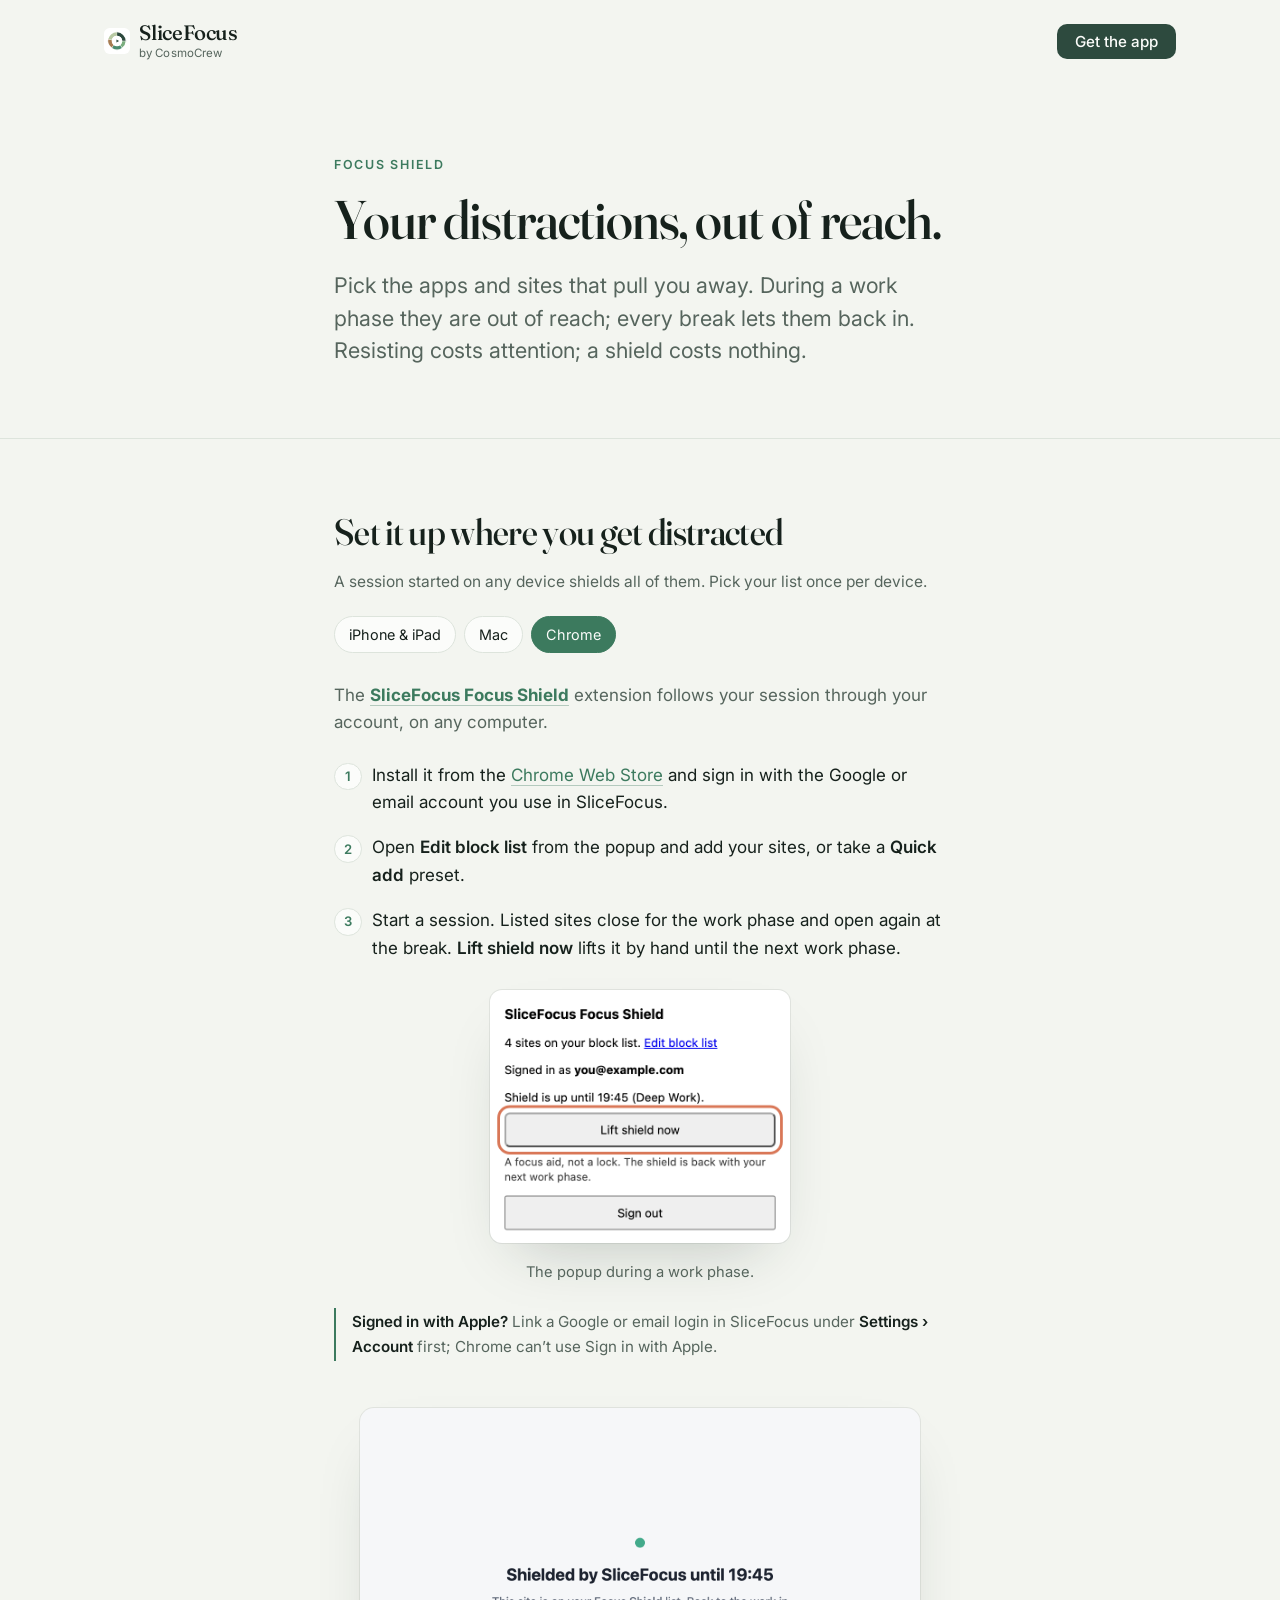
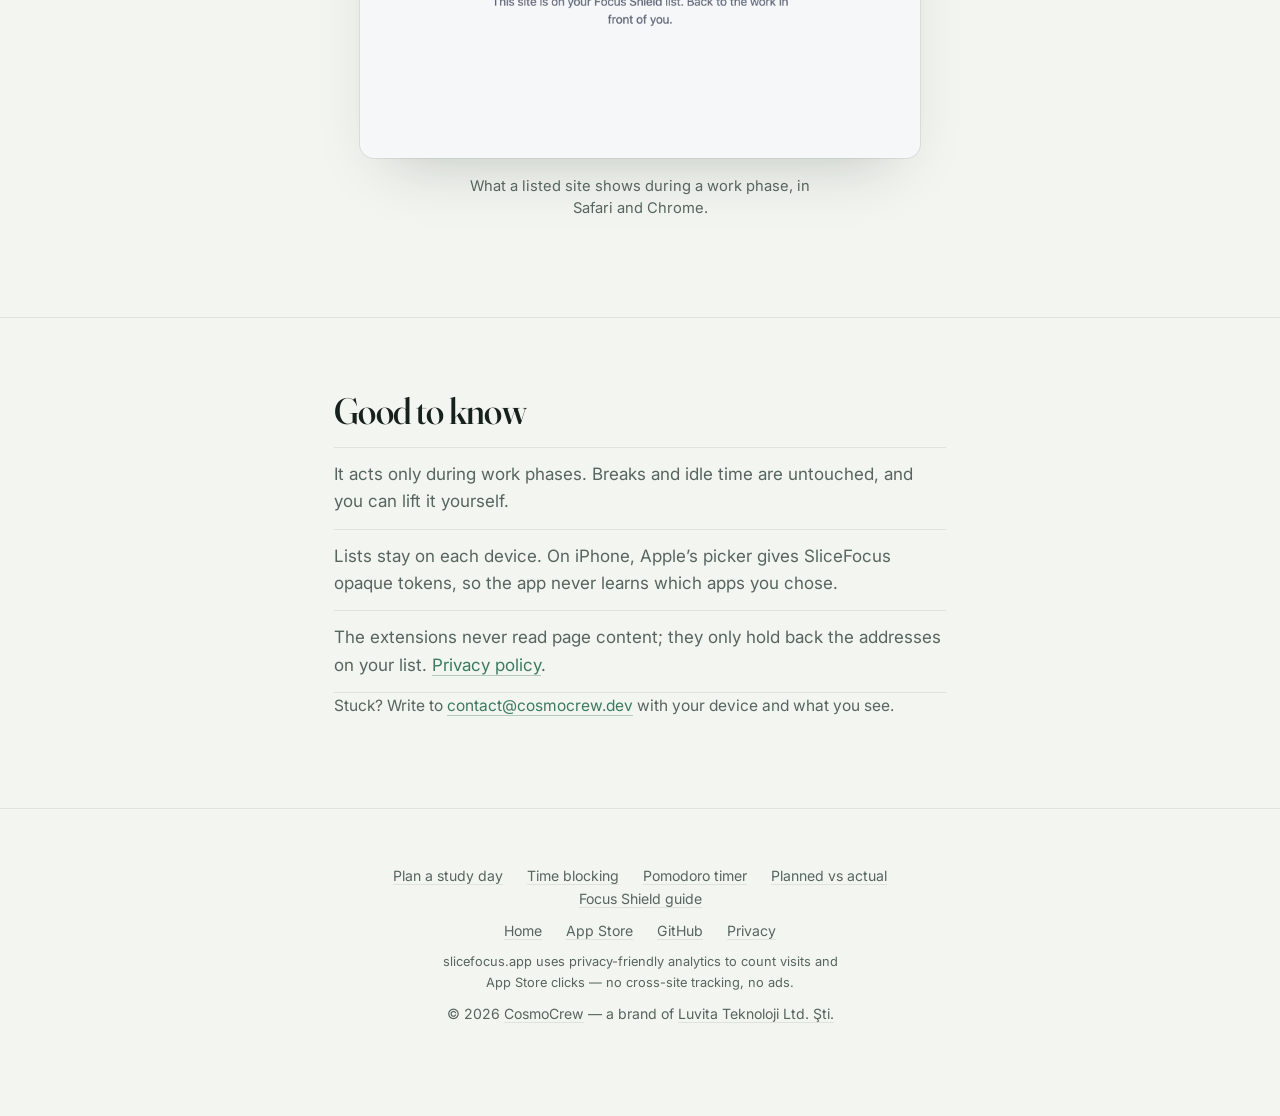
<file: focus-shield/index.html>
<!doctype html>
<html lang="en">
<head>
  <meta charset="utf-8">
  <meta name="viewport" content="width=device-width, initial-scale=1">

  <!-- Same GA4 web stream as the home page (MER-324). -->
  <script async src="https://www.googletagmanager.com/gtag/js?id=G-VBK98EW3WQ"></script>
  <script>
    window.dataLayer = window.dataLayer || [];
    function gtag(){ dataLayer.push(arguments); }
    gtag('js', new Date());
    gtag('consent', 'default', { analytics_storage: 'granted' });
    gtag('config', 'G-VBK98EW3WQ');
  </script>

  <title>Set up Focus Shield — SliceFocus</title>
  <meta name="description" content="How Focus Shield keeps distracting apps and websites out of reach during a Pomodoro work phase, and how to set it up on iPhone, iPad, Mac, Safari and Chrome.">
  <link rel="canonical" href="https://slicefocus.app/focus-shield/">

  <meta property="og:type" content="article">
  <meta property="og:site_name" content="SliceFocus">
  <meta property="og:title" content="Set up Focus Shield — SliceFocus">
  <meta property="og:description" content="Pick the apps and sites that pull you away. During every work phase they stay out of reach; every break lets them back in. Setup for iPhone, iPad, Mac, Safari and Chrome.">
  <meta property="og:url" content="https://slicefocus.app/focus-shield/">
  <meta property="og:image" content="https://slicefocus.app/og.png">
  <meta property="og:image:width" content="1200">
  <meta property="og:image:height" content="630">
  <meta property="og:image:alt" content="SliceFocus — a day laid out on a 24-hour clock.">
  <meta name="twitter:card" content="summary_large_image">
  <meta name="twitter:title" content="Set up Focus Shield — SliceFocus">
  <meta name="twitter:description" content="How Focus Shield works and how to set it up on iPhone, iPad, Mac, Safari and Chrome.">
  <meta name="twitter:image" content="https://slicefocus.app/og.png">

  <meta name="theme-color" content="#f3f5f0" media="(prefers-color-scheme: light)">
  <meta name="theme-color" content="#111714" media="(prefers-color-scheme: dark)">

  <link rel="icon" href="/icon.svg" type="image/svg+xml">
  <link rel="apple-touch-icon" href="/apple-touch-icon.png">

  <link rel="preconnect" href="https://fonts.googleapis.com">
  <link rel="preconnect" href="https://fonts.gstatic.com" crossorigin>
  <link rel="stylesheet"
        href="https://fonts.googleapis.com/css2?family=Fraunces:opsz,wght@9..144,400..600&family=Inter:wght@400..600&display=swap">

  <link rel="stylesheet" href="/styles.css">

  <!-- The recovery questions, so a search for the symptom lands here. -->
  <script type="application/ld+json">
  {
    "@context": "https://schema.org",
    "@type": "FAQPage",
    "mainEntity": [
      {
        "@type": "Question",
        "name": "Focus Shield isn't blocking anything on my iPhone",
        "acceptedAnswer": { "@type": "Answer", "text": "Open Settings › Screen Time and make sure Screen Time and App & Website Activity are on. Come back to SliceFocus, turn Block apps & websites on again or tap Try again, and tap Allow when iOS asks. Then choose at least one app, category or website." }
      },
      {
        "@type": "Question",
        "name": "I don't see my apps in the Focus Shield picker",
        "acceptedAnswer": { "@type": "Answer", "text": "The picker lists no apps while Settings › Screen Time › App & Website Activity is off. Turn it on and open the picker again. Tap a category to see the apps inside it." }
      },
      {
        "@type": "Question",
        "name": "Websites aren't blocked on my Mac",
        "acceptedAnswer": { "@type": "Answer", "text": "Websites are blocked in Safari through the SliceFocus extension. In Safari › Settings › Extensions, tick SliceFocus and, when Safari asks for website access, choose Always allow on every website. In Chrome, install the SliceFocus Focus Shield extension from the Chrome Web Store." }
      }
    ]
  }
  </script>
</head>
<body>
  <a class="skip-link" href="#main">Skip to main content</a>
  <header class="site-header">
    <div class="shell nav">
      <a class="wordmark" href="/">
        <img src="/icon.svg" alt="" width="26" height="26">
        <span class="wordmark-text">SliceFocus <span class="maker">by CosmoCrew</span></span>
      </a>
      <a class="btn-dark" href="https://apps.apple.com/app/id6761280632" data-loc="header">Get the app</a>
    </div>
  </header>

  <main id="main" tabindex="-1" class="guide">
    <!-- Copy source of truth: the recovery lines repeat the app's own
         focusShieldPermission*, focusShieldPickerHint and focusShieldSafariAccessHint
         strings (SliceFocusFE lib/l10n/app_en.arb). Change them there first.
         Open figure slots are marked FIGURE (slicefocus-web#27). -->

    <section class="guide-intro">
      <div class="wrap">
        <p class="eyebrow">Focus Shield</p>
        <h1>Your distractions, out of reach.</h1>
        <p class="lede">
          Pick the apps and sites that pull you away. During a work phase they
          are out of reach; every break lets them back in. Resisting costs
          attention; a shield costs nothing.
        </p>
        <!-- FIGURE (slicefocus-web#27): 3-up of the shield in effect on iPhone, Mac and in the browser. -->
      </div>
    </section>

    <section class="section-divider">
      <div class="wrap">
        <h2>Set it up where you get distracted</h2>
        <p class="guide-note">A session started on any device shields all of them. Pick your list once per device.</p>

        <nav class="device-nav" aria-label="Devices">
          <a href="#iphone">iPhone &amp; iPad</a>
          <a href="#mac">Mac</a>
          <a href="#chrome">Chrome</a>
        </nav>

        <article class="device" id="iphone">
          <p class="device-how">Runs on Screen Time. Nothing to install beyond <a href="https://apps.apple.com/app/id6761280632" data-loc="guide-ios">SliceFocus</a>.</p>
          <ol class="steps">
            <li><b>Settings › Focus Shield</b>, turn on <b>Block apps &amp; websites</b>. Tap <b>Allow</b> when iOS asks.
              <!-- FIGURE: the Screen Time authorization dialog. --></li>
            <li>Tap <b>Choose apps &amp; websites</b>. Open a category to pick the apps inside; add sites at the bottom. Pick at least one, then <b>Done</b>.
              <!-- FIGURE: the picker with a category expanded. --></li>
            <li>Start a session. During work phases the chosen apps show the Screen Time shield.
              <!-- FIGURE: the iOS shield. --></li>
          </ol>
          <div class="recovery">
            <p><b>No apps in the picker?</b> Turn on <b>Settings › Screen Time › App &amp; Website Activity</b>, then open it again.</p>
            <p><b>Declined access?</b> Check the same setting, then turn Block apps &amp; websites on again or tap <b>Try again</b>.</p>
          </div>
        </article>

        <article class="device" id="mac">
          <p class="device-how">Apps are interrupted by <a href="https://apps.apple.com/app/id6761280632" data-loc="guide-mac">SliceFocus for Mac</a>, not closed. Websites are held back in Safari by the extension that ships inside it.</p>
          <ol class="steps">
            <li><b>Settings › Focus Shield</b>, turn on <b>Block apps &amp; websites</b>.</li>
            <li>Under <b>Apps</b>, <b>Add app…</b> from your Applications folder. Under <b>Websites</b>, add sites or take a <b>Quick add</b> preset.</li>
            <li>Next to <b>Safari extension</b>, click <b>Enable in Safari</b>, tick <b>SliceFocus</b>, and choose <b>Always allow on every website</b> when Safari asks.
              <!-- FIGURE: Safari › Settings › Extensions with SliceFocus ticked and the website-access choice. --></li>
            <li>Start a session. A listed app brings up the shield window; a listed site shows a calm page instead.</li>
          </ol>
          <figure class="shot shot-bare">
            <img src="mac-shield-window.png" width="912" height="512" loading="lazy"
                 alt="The macOS shield window: “Instagram is shielded”, “Shielded until 10:25”, with the buttons Take a break and Back to focus.">
            <figcaption>The shield window over a listed app.</figcaption>
          </figure>
          <div class="recovery">
            <p><b>Sites still open?</b> The Safari extension row says <b>Off</b> until the extension is on. Safari and Chrome are covered; other browsers are not.</p>
          </div>
        </article>

        <article class="device" id="chrome">
          <p class="device-how">The <b><a href="https://chromewebstore.google.com/detail/cdjldffcnhpkcohhaloeccijlldlhjnb" rel="noopener">SliceFocus Focus Shield</a></b> extension follows your session through your account, on any computer.</p>
          <ol class="steps">
            <li>Install it from the <a href="https://chromewebstore.google.com/detail/cdjldffcnhpkcohhaloeccijlldlhjnb" rel="noopener">Chrome Web Store</a> and sign in with the Google or email account you use in SliceFocus.</li>
            <li>Open <b>Edit block list</b> from the popup and add your sites, or take a <b>Quick add</b> preset.</li>
            <li>Start a session. Listed sites close for the work phase and open again at the break. <b>Lift shield now</b> lifts it by hand until the next work phase.</li>
          </ol>
          <figure class="shot shot-popup">
            <img src="chrome-popup.png" width="664" height="560" loading="lazy"
                 alt="The extension’s toolbar popup, signed in, during a work phase, with the Lift shield now button ringed.">
            <figcaption>The popup during a work phase.</figcaption>
          </figure>
          <div class="recovery">
            <p><b>Signed in with Apple?</b> Link a Google or email login in SliceFocus under <b>Settings › Account</b> first; Chrome can’t use Sign in with Apple.</p>
          </div>
        </article>

        <figure class="shot shot-wide">
          <img src="blocked-page.png" width="1600" height="1000" loading="lazy"
               alt="The page a shielded website shows: “Shielded by SliceFocus until 19:45. This site is on your Focus Shield list. Back to the work in front of you.”">
          <figcaption>What a listed site shows during a work phase, in Safari and Chrome.</figcaption>
        </figure>
      </div>
    </section>

    <section class="section-divider">
      <div class="wrap">
        <h2>Good to know</h2>
        <ul class="limits">
          <li>It acts only during work phases. Breaks and idle time are untouched, and you can lift it yourself.</li>
          <li>Lists stay on each device. On iPhone, Apple’s picker gives SliceFocus opaque tokens, so the app never learns which apps you chose.</li>
          <li>The extensions never read page content; they only hold back the addresses on your list. <a href="https://anunnakicosmocrew.github.io/slicefocus-docs/legal/privacy-policy">Privacy policy</a>.</li>
        </ul>
        <p class="guide-note">Stuck? Write to <a href="mailto:contact@cosmocrew.dev?subject=Focus%20Shield">contact@cosmocrew.dev</a> with your device and what you see.</p>
      </div>
    </section>
  </main>

  <footer class="site-footer">
    <div class="wrap">
      <p class="links">
        <a href="/study-day/">Plan a study day</a>
        <a href="/time-blocking/">Time blocking</a>
        <a href="/pomodoro/">Pomodoro timer</a>
        <a href="/planned-vs-actual/">Planned vs actual</a>
        <a href="/focus-shield/">Focus Shield guide</a>
      </p>
      <p class="links">
        <a href="/">Home</a>
        <a href="https://apps.apple.com/app/id6761280632" data-loc="footer">App Store</a>
        <a href="https://github.com/AnunnakiCosmoCrew">GitHub</a>
        <a href="https://anunnakicosmocrew.github.io/slicefocus-docs/legal/privacy-policy">Privacy</a>
      </p>
      <p class="fineprint">slicefocus.app uses privacy-friendly analytics to count visits and App&nbsp;Store clicks — no cross-site tracking, no ads.</p>
      <p>© 2026 <a href="https://cosmocrew.dev/">CosmoCrew</a> — a brand of <a href="https://luvita.tr/">Luvita&nbsp;Teknoloji&nbsp;Ltd.&nbsp;Şti.</a></p>
    </div>
  </footer>

  <script>
    (function () {
      var tabs = document.querySelectorAll('.device-nav a');
      var panels = document.querySelectorAll('.device');
      if (!tabs.length) return;
      var ids = Array.prototype.map.call(panels, function (p) { return p.id; });
      // iPadOS Safari reports a Mac user agent and platform; the touch points tell it apart.
      var apple = /Mac/.test(navigator.platform);
      var byDevice = (/iPhone|iPad/.test(navigator.userAgent) || (apple && navigator.maxTouchPoints > 1))
        ? 'iphone' : (apple ? 'mac' : 'chrome');
      function select(id) {
        if (ids.indexOf(id) < 0) id = byDevice;   // an unrelated hash never un-hides every panel
        panels.forEach(function (p) { p.hidden = p.id !== id; });
        tabs.forEach(function (t) {
          if (t.hash === '#' + id) t.setAttribute('aria-current', 'true');
          else t.removeAttribute('aria-current');
        });
      }
      select(location.hash.slice(1));
      tabs.forEach(function (t) {
        t.addEventListener('click', function (e) { e.preventDefault(); history.replaceState(null, '', t.hash); select(t.hash.slice(1)); });
      });
      window.addEventListener('hashchange', function () { select(location.hash.slice(1)); });
    })();
  </script>

  <!-- Same App Store funnel telemetry as the home page (MER-324). -->
  <script>
    (function () {
      // Only our own listing: the comparison pages also link Forest's and Structured's.
      var OURS = 'a[href*="apps.apple.com"][href*="id6761280632"]';
      // Apple's provider token for our developer account. App Store Connect counts a
      // campaign only when the link carries both pt and ct (App Store Connect Help,
      // "Campaign links"); mt=8 is the media type Apple's own campaign links use.
      var PT = '128684421';
      var src = (new URLSearchParams(location.search).get('utm_source') || '')
                  .toLowerCase().replace(/[^a-z0-9_]/g, '');
      var ct = src || 'web';
      document.querySelectorAll(OURS).forEach(function (a) {
        try {
          var u = new URL(a.href);
          u.searchParams.set('pt', PT);
          u.searchParams.set('ct', ct);
          u.searchParams.set('mt', '8');
          a.href = u.toString();
        }
        catch (e) {}
      });
      document.addEventListener('click', function (e) {
        var a = e.target.closest && e.target.closest(OURS);
        if (!a || typeof gtag !== 'function') return;
        gtag('event', 'app_store_click', {
          link_location: a.getAttribute('data-loc') || 'unknown',
          campaign: ct,
          transport_type: 'beacon'
        });
      });
    })();
  </script>
</body>
</html>
</file>
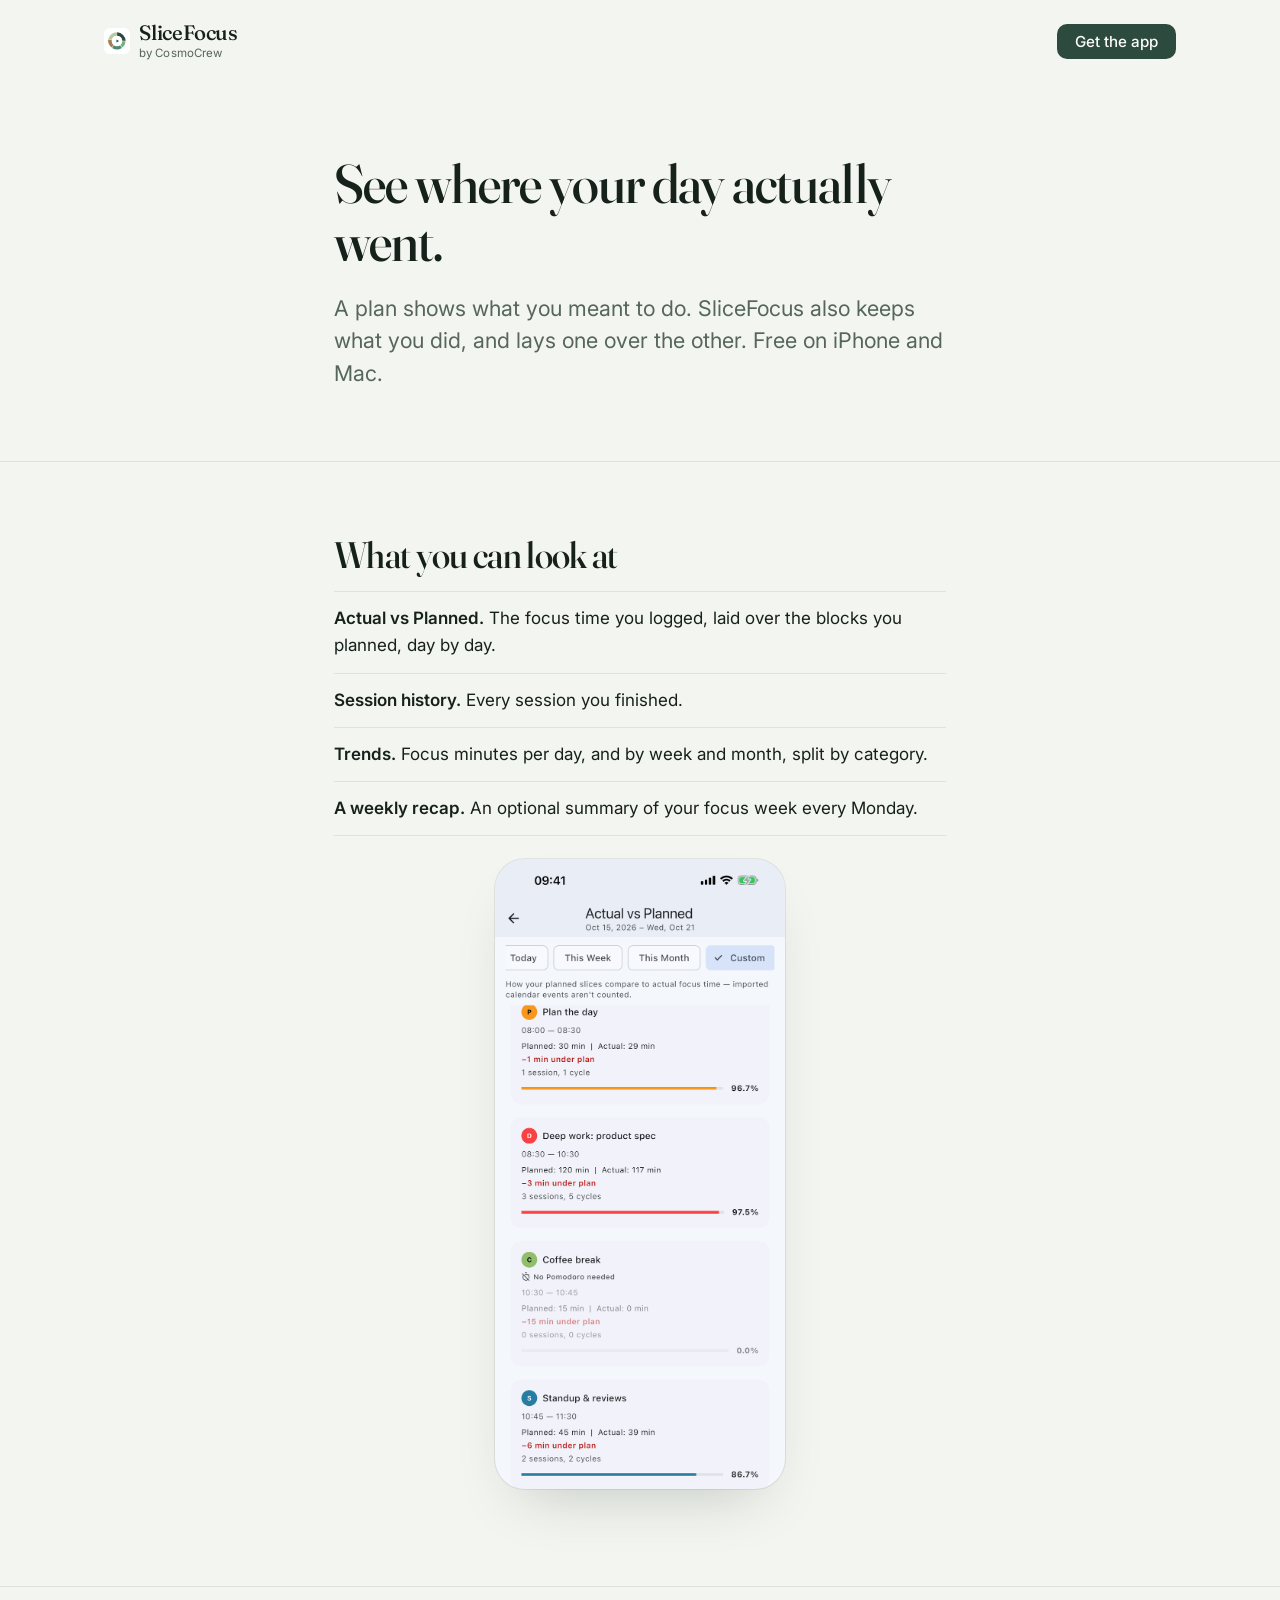
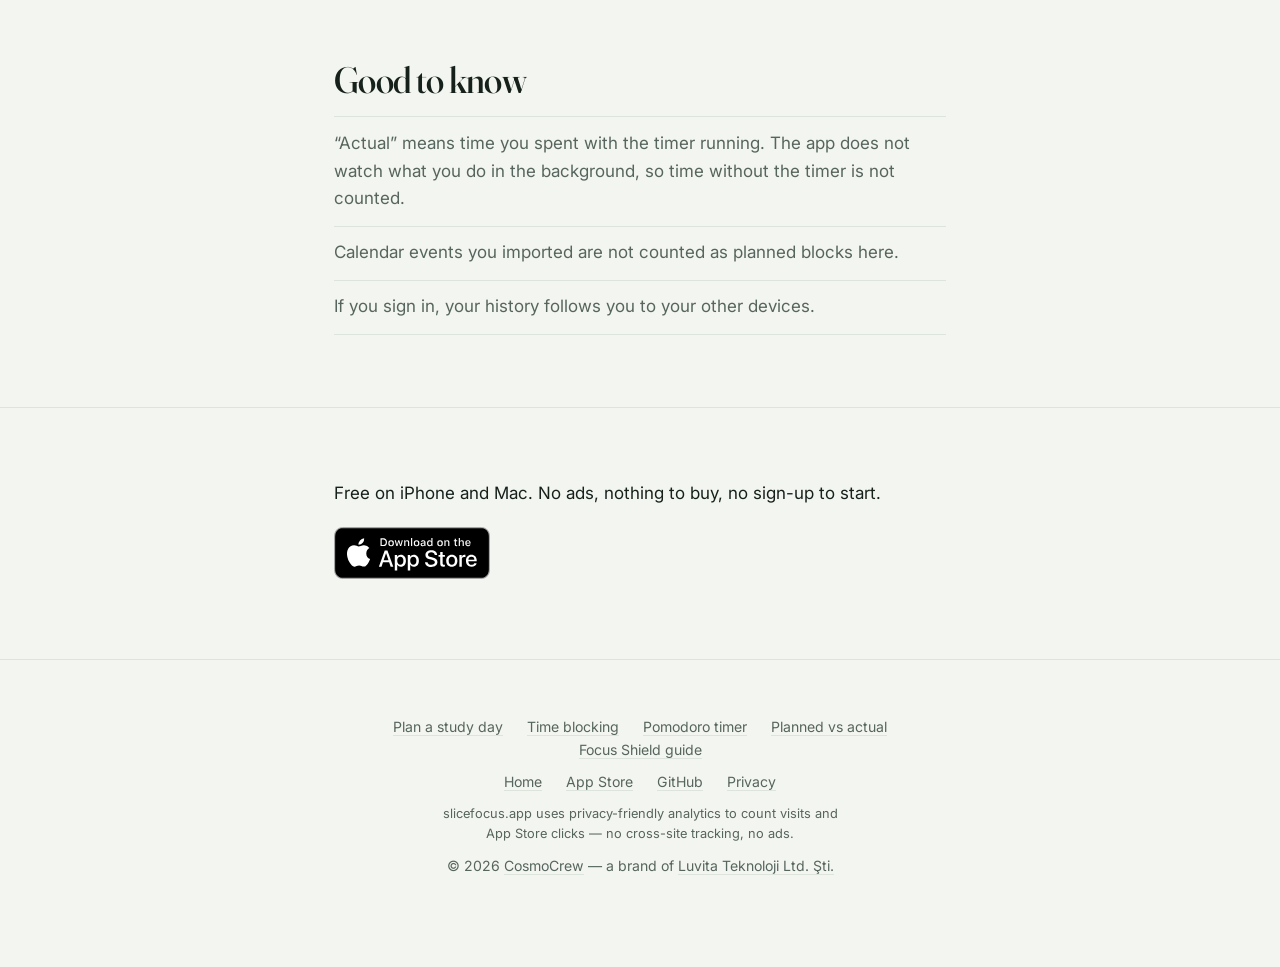
<file: planned-vs-actual/index.html>
<!doctype html>
<html lang="en">
<head>
  <meta charset="utf-8">
  <meta name="viewport" content="width=device-width, initial-scale=1">

  <!-- Same GA4 web stream as the home page (MER-324). -->
  <script async src="https://www.googletagmanager.com/gtag/js?id=G-VBK98EW3WQ"></script>
  <script>
    window.dataLayer = window.dataLayer || [];
    function gtag(){ dataLayer.push(arguments); }
    gtag('js', new Date());
    gtag('consent', 'default', { analytics_storage: 'granted' });
    gtag('config', 'G-VBK98EW3WQ');
  </script>

  <title>Planned vs actual: see where your day went | SliceFocus</title>
  <meta name="description" content="A plan shows what you meant to do. SliceFocus also keeps what you did, and lays one over the other. Free on iPhone and Mac.">
  <link rel="canonical" href="https://slicefocus.app/planned-vs-actual/">

  <meta property="og:type" content="article">
  <meta property="og:site_name" content="SliceFocus">
  <meta property="og:title" content="Planned vs actual: see where your day went | SliceFocus">
  <meta property="og:description" content="A plan shows what you meant to do. SliceFocus also keeps what you did, and lays one over the other. Free on iPhone and Mac.">
  <meta property="og:url" content="https://slicefocus.app/planned-vs-actual/">
  <meta property="og:image" content="https://slicefocus.app/og.png">
  <meta property="og:image:width" content="1200">
  <meta property="og:image:height" content="630">
  <meta property="og:image:alt" content="SliceFocus — a day laid out on a 24-hour clock.">
  <meta name="twitter:card" content="summary_large_image">
  <meta name="twitter:title" content="Planned vs actual: see where your day went | SliceFocus">
  <meta name="twitter:description" content="A plan shows what you meant to do. SliceFocus also keeps what you did, and lays one over the other. Free on iPhone and Mac.">
  <meta name="twitter:image" content="https://slicefocus.app/og.png">

  <meta name="theme-color" content="#f3f5f0" media="(prefers-color-scheme: light)">
  <meta name="theme-color" content="#111714" media="(prefers-color-scheme: dark)">

  <link rel="icon" href="/icon.svg" type="image/svg+xml">
  <link rel="apple-touch-icon" href="/apple-touch-icon.png">

  <link rel="preconnect" href="https://fonts.googleapis.com">
  <link rel="preconnect" href="https://fonts.gstatic.com" crossorigin>
  <link rel="stylesheet"
        href="https://fonts.googleapis.com/css2?family=Fraunces:opsz,wght@9..144,400..600&family=Inter:wght@400..600&display=swap">

  <link rel="stylesheet" href="/styles.css">
</head>
<body>
  <a class="skip-link" href="#main">Skip to main content</a>
  <header class="site-header">
    <div class="shell nav">
      <a class="wordmark" href="/">
        <img src="/icon.svg" alt="" width="26" height="26">
        <span class="wordmark-text">SliceFocus <span class="maker">by CosmoCrew</span></span>
      </a>
      <a class="btn-dark" href="https://apps.apple.com/app/id6761280632" data-loc="header">Get the app</a>
    </div>
  </header>

  <main id="main" tabindex="-1" class="guide">
    <!-- Copy source of truth: slicefocus-docs plans/moment-pages.md, "Page 5"
         (slicefocus-web#51). Change the wording there first. The timer's rounds run by
         themselves inside a started session; each block's session is started by the user. -->
    <section class="guide-intro">
      <div class="wrap">
        <h1>See where your day actually went.</h1>
        <p class="lede">A plan shows what you meant to do. SliceFocus also keeps what you did, and lays one over the other. Free on iPhone and Mac.</p>
      </div>
    </section>

    <section class="section-divider">
      <div class="wrap">
        <h2>What you can look at</h2>
        <ul class="vs-suits">
          <li><b>Actual vs Planned.</b> The focus time you logged, laid over the blocks you planned, day by day.</li>
          <li><b>Session history.</b> Every session you finished.</li>
          <li><b>Trends.</b> Focus minutes per day, and by week and month, split by category.</li>
          <li><b>A weekly recap.</b> An optional summary of your focus week every Monday.</li>
        </ul>
        <figure class="shot">
          <img src="/screen-planned-actual.png" width="760" height="1651" loading="lazy"
               alt="The Actual vs Planned screen on iPhone for 15 to 21 October. Each planned block shows its planned and actual minutes and a bar: Plan the day, 29 of 30 minutes, 96.7%; Deep work: product spec, 117 of 120 minutes, 97.5%; Coffee break, 0 of 15 minutes; Standup &amp; reviews, 39 of 45 minutes, 86.7%.">
        </figure>
      </div>
    </section>

    <section class="section-divider">
      <div class="wrap">
        <h2>Good to know</h2>
        <ul class="limits">
          <li>“Actual” means time you spent with the timer running. The app does not watch what you do in the background, so time without the timer is not counted.</li>
          <li>Calendar events you imported are not counted as planned blocks here.</li>
          <li>If you sign in, your history follows you to your other devices.</li>
        </ul>
      </div>
    </section>

    <section class="section-divider guide-close">
      <div class="wrap">
        <p>Free on iPhone and Mac. No ads, nothing to buy, no sign-up to start.</p>
        <a class="appstore" href="https://apps.apple.com/app/id6761280632" data-loc="guide-body" aria-label="Download SliceFocus on the App Store">
          <img src="/download-on-the-app-store.svg" alt="Download on the App Store" width="156" height="52">
        </a>
      </div>
    </section>
  </main>

  <footer class="site-footer">
    <div class="wrap">
      <p class="links">
        <a href="/study-day/">Plan a study day</a>
        <a href="/time-blocking/">Time blocking</a>
        <a href="/pomodoro/">Pomodoro timer</a>
        <a href="/planned-vs-actual/">Planned vs actual</a>
        <a href="/focus-shield/">Focus Shield guide</a>
      </p>
      <p class="links">
        <a href="/">Home</a>
        <a href="https://apps.apple.com/app/id6761280632" data-loc="footer">App Store</a>
        <a href="https://github.com/AnunnakiCosmoCrew">GitHub</a>
        <a href="https://anunnakicosmocrew.github.io/slicefocus-docs/legal/privacy-policy">Privacy</a>
      </p>
      <p class="fineprint">slicefocus.app uses privacy-friendly analytics to count visits and App&nbsp;Store clicks — no cross-site tracking, no ads.</p>
      <p>© 2026 <a href="https://cosmocrew.dev/">CosmoCrew</a> — a brand of <a href="https://luvita.tr/">Luvita&nbsp;Teknoloji&nbsp;Ltd.&nbsp;Şti.</a></p>
    </div>
  </footer>

  <!-- App Store funnel telemetry (MER-324, ADR-044). Here the campaign token is fixed to this
       page (planned_actual), whatever ?utm_source says, so App Store Connect splits downloads
       by page. -->
  <script>
    (function () {
      var OURS = 'a[href*="apps.apple.com"][href*="id6761280632"]';
      // Apple's provider token for our developer account. App Store Connect counts a
      // campaign only when the link carries both pt and ct (App Store Connect Help,
      // "Campaign links"); mt=8 is the media type Apple's own campaign links use.
      var PT = '128684421';
      var ct = 'planned_actual';
      document.querySelectorAll(OURS).forEach(function (a) {
        try {
          var u = new URL(a.href);
          u.searchParams.set('pt', PT);
          u.searchParams.set('ct', ct);
          u.searchParams.set('mt', '8');
          a.href = u.toString();
        }
        catch (e) { /* leave href untouched if it can't be parsed */ }
      });
      document.addEventListener('click', function (e) {
        var a = e.target.closest && e.target.closest(OURS);
        if (!a || typeof gtag !== 'function') return;
        gtag('event', 'app_store_click', {
          link_location: a.getAttribute('data-loc') || 'unknown',
          campaign: ct,
          transport_type: 'beacon'
        });
      });
    })();
  </script>
</body>
</html>
</file>
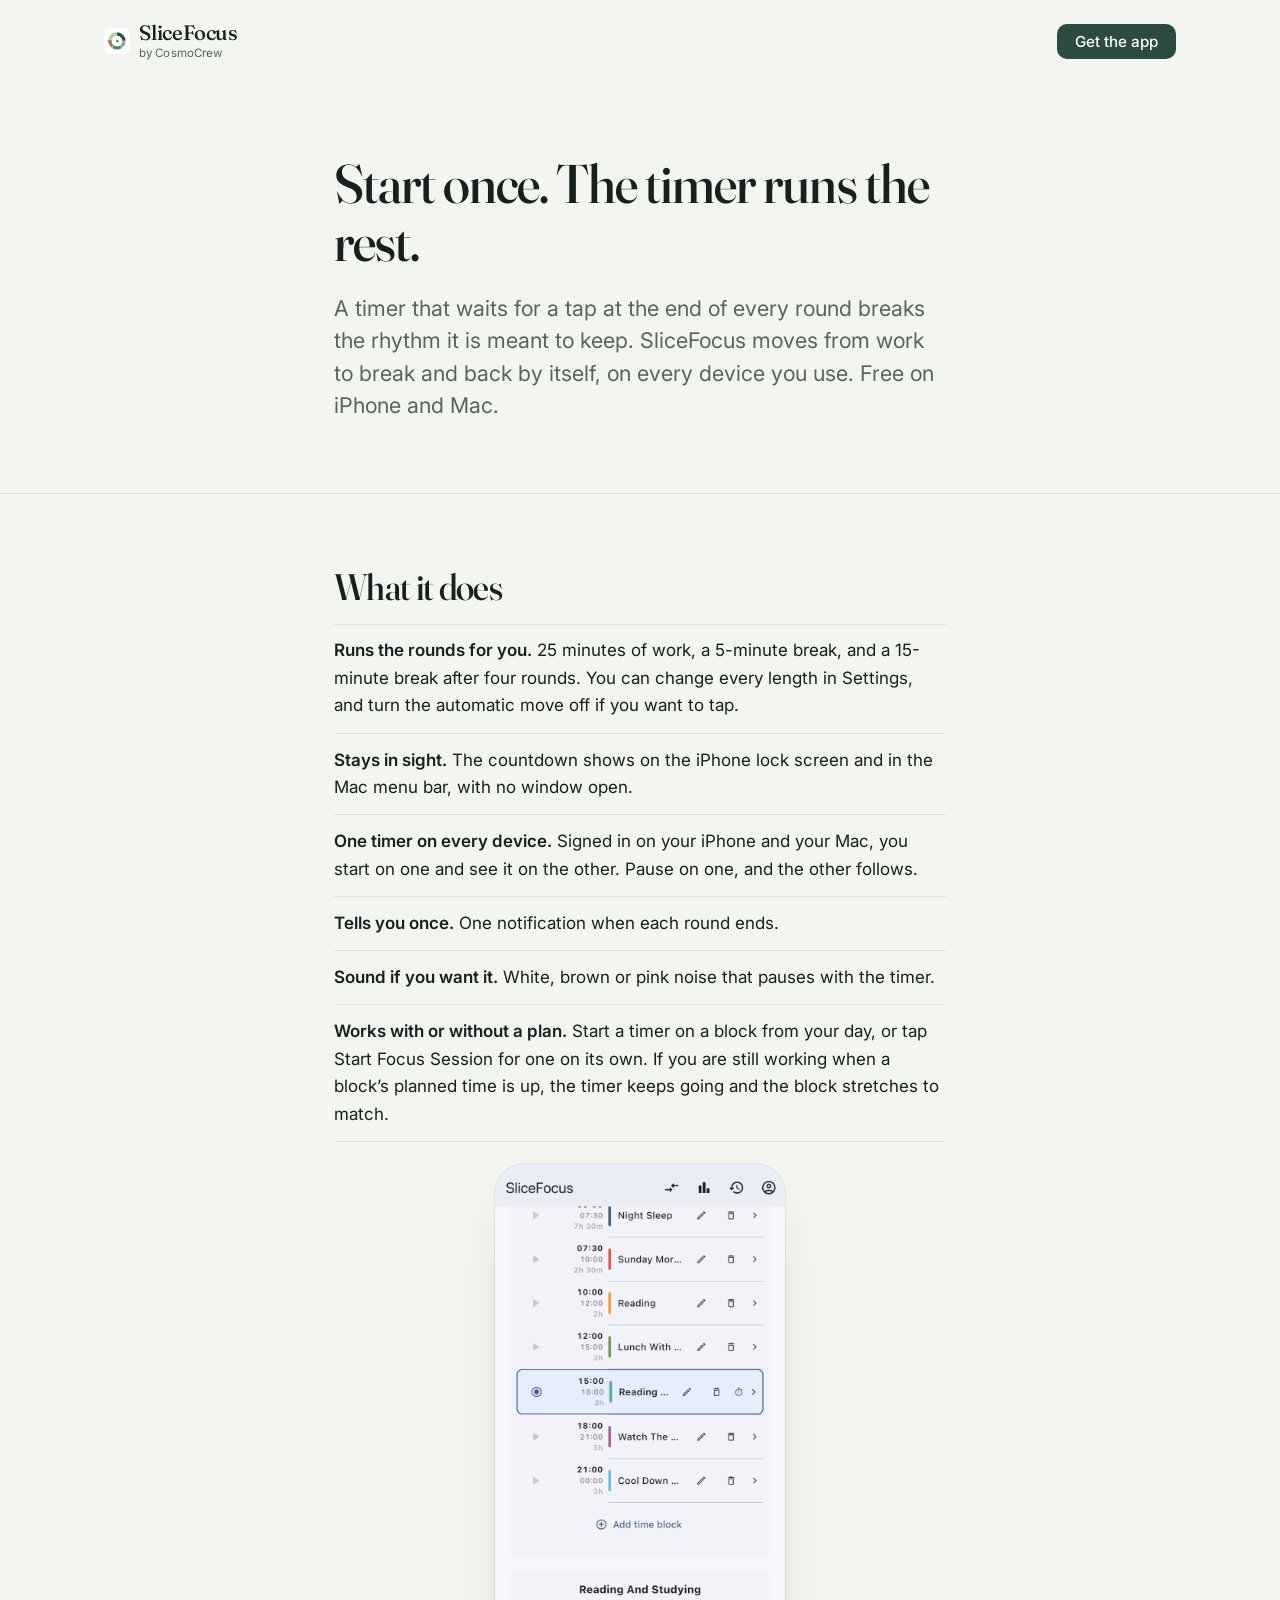
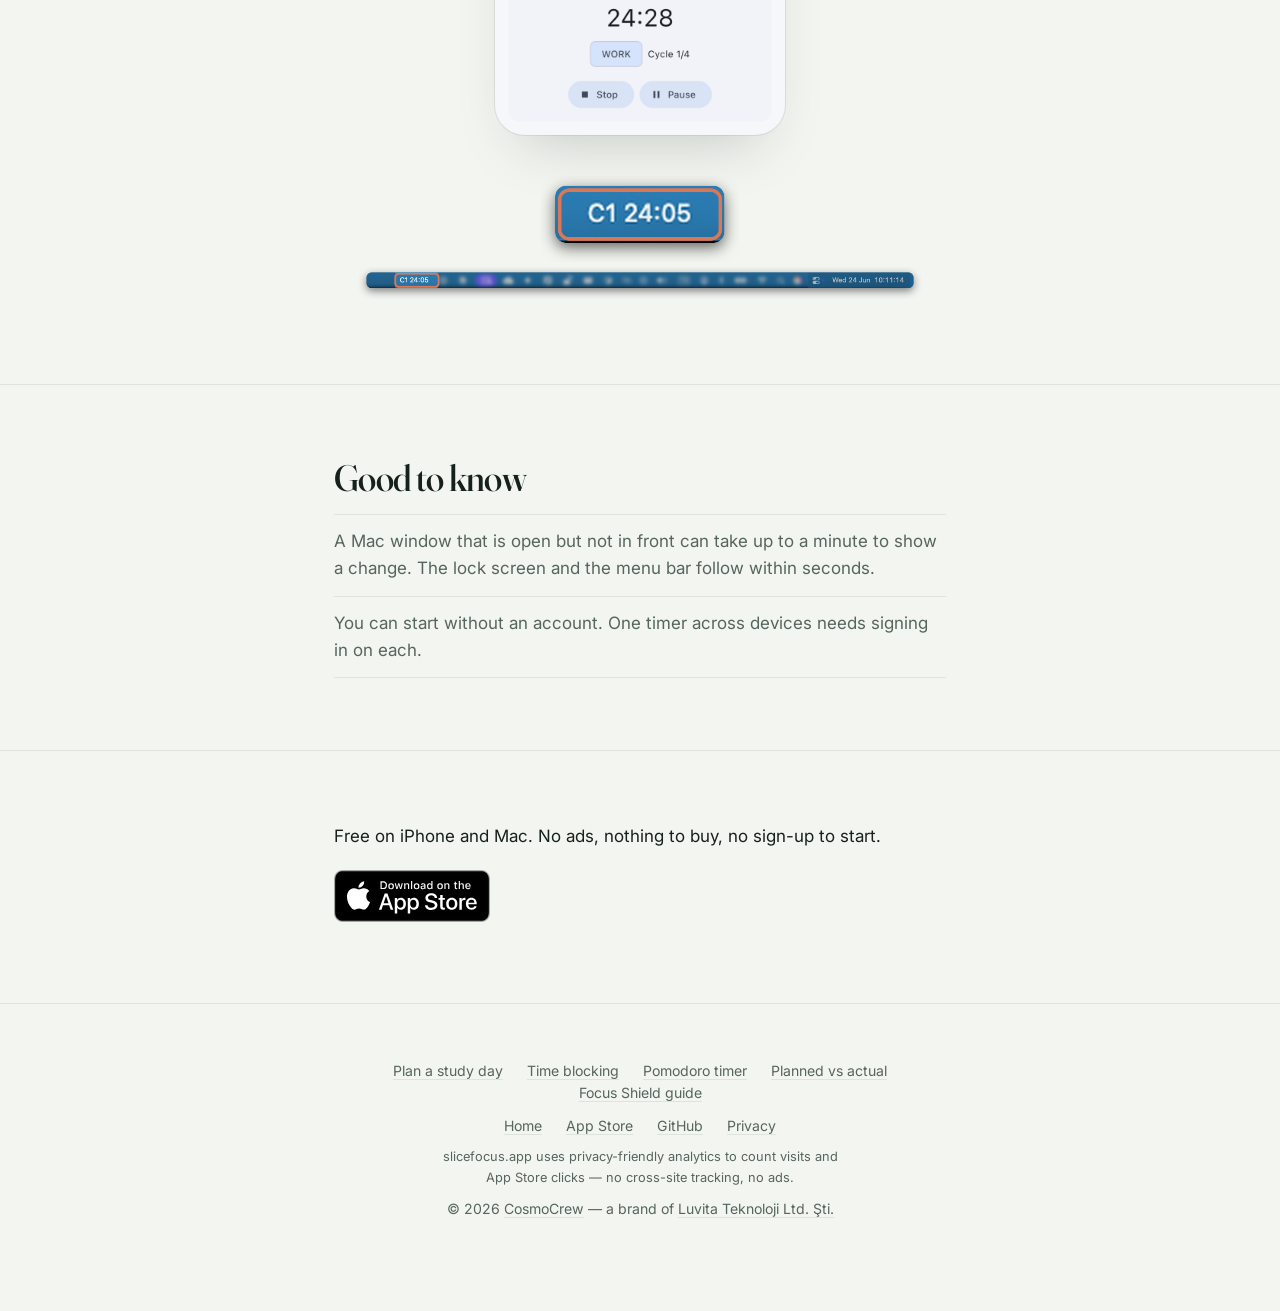
<file: pomodoro/index.html>
<!doctype html>
<html lang="en">
<head>
  <meta charset="utf-8">
  <meta name="viewport" content="width=device-width, initial-scale=1">

  <!-- Same GA4 web stream as the home page (MER-324). -->
  <script async src="https://www.googletagmanager.com/gtag/js?id=G-VBK98EW3WQ"></script>
  <script>
    window.dataLayer = window.dataLayer || [];
    function gtag(){ dataLayer.push(arguments); }
    gtag('js', new Date());
    gtag('consent', 'default', { analytics_storage: 'granted' });
    gtag('config', 'G-VBK98EW3WQ');
  </script>

  <title>A Pomodoro timer that runs itself | SliceFocus</title>
  <meta name="description" content="A timer that waits for a tap at the end of every round breaks the rhythm it is meant to keep. SliceFocus moves from work to break and back by itself, on every device you use. Free on iPhone and Mac.">
  <link rel="canonical" href="https://slicefocus.app/pomodoro/">

  <meta property="og:type" content="article">
  <meta property="og:site_name" content="SliceFocus">
  <meta property="og:title" content="A Pomodoro timer that runs itself | SliceFocus">
  <meta property="og:description" content="A timer that waits for a tap at the end of every round breaks the rhythm it is meant to keep. SliceFocus moves from work to break and back by itself, on every device you use. Free on iPhone and Mac.">
  <meta property="og:url" content="https://slicefocus.app/pomodoro/">
  <meta property="og:image" content="https://slicefocus.app/og.png">
  <meta property="og:image:width" content="1200">
  <meta property="og:image:height" content="630">
  <meta property="og:image:alt" content="SliceFocus — a day laid out on a 24-hour clock.">
  <meta name="twitter:card" content="summary_large_image">
  <meta name="twitter:title" content="A Pomodoro timer that runs itself | SliceFocus">
  <meta name="twitter:description" content="A timer that waits for a tap at the end of every round breaks the rhythm it is meant to keep. SliceFocus moves from work to break and back by itself, on every device you use. Free on iPhone and Mac.">
  <meta name="twitter:image" content="https://slicefocus.app/og.png">

  <meta name="theme-color" content="#f3f5f0" media="(prefers-color-scheme: light)">
  <meta name="theme-color" content="#111714" media="(prefers-color-scheme: dark)">

  <link rel="icon" href="/icon.svg" type="image/svg+xml">
  <link rel="apple-touch-icon" href="/apple-touch-icon.png">

  <link rel="preconnect" href="https://fonts.googleapis.com">
  <link rel="preconnect" href="https://fonts.gstatic.com" crossorigin>
  <link rel="stylesheet"
        href="https://fonts.googleapis.com/css2?family=Fraunces:opsz,wght@9..144,400..600&family=Inter:wght@400..600&display=swap">

  <link rel="stylesheet" href="/styles.css">
</head>
<body>
  <a class="skip-link" href="#main">Skip to main content</a>
  <header class="site-header">
    <div class="shell nav">
      <a class="wordmark" href="/">
        <img src="/icon.svg" alt="" width="26" height="26">
        <span class="wordmark-text">SliceFocus <span class="maker">by CosmoCrew</span></span>
      </a>
      <a class="btn-dark" href="https://apps.apple.com/app/id6761280632" data-loc="header">Get the app</a>
    </div>
  </header>

  <main id="main" tabindex="-1" class="guide">
    <!-- Copy source of truth: slicefocus-docs plans/moment-pages.md, "Page 3"
         (slicefocus-web#51). Change the wording there first. The timer's rounds run by
         themselves inside a started session; each block's session is started by the user. -->
    <section class="guide-intro">
      <div class="wrap">
        <h1>Start once. The timer runs the rest.</h1>
        <p class="lede">A timer that waits for a tap at the end of every round breaks the rhythm it is meant to keep. SliceFocus moves from work to break and back by itself, on every device you use. Free on iPhone and Mac.</p>
      </div>
    </section>

    <section class="section-divider">
      <div class="wrap">
        <h2>What it does</h2>
        <ul class="vs-suits">
          <li><b>Runs the rounds for you.</b> 25 minutes of work, a 5-minute break, and a 15-minute break after four rounds. You can change every length in Settings, and turn the automatic move off if you want to tap.</li>
          <li><b>Stays in sight.</b> The countdown shows on the iPhone lock screen and in the Mac menu bar, with no window open.</li>
          <li><b>One timer on every device.</b> Signed in on your iPhone and your Mac, you start on one and see it on the other. Pause on one, and the other follows.</li>
          <li><b>Tells you once.</b> One notification when each round ends.</li>
          <li><b>Sound if you want it.</b> White, brown or pink noise that pauses with the timer.</li>
          <li><b>Works with or without a plan.</b> Start a timer on a block from your day, or tap Start Focus Session for one on its own. If you are still working when a block’s planned time is up, the timer keeps going and the block stretches to match.</li>
        </ul>
        <figure class="shot">
          <img src="/screen-focus.png" width="760" height="1495" loading="lazy"
               alt="A SliceFocus focus session: the Reading and Studying block with a 24:28 Pomodoro countdown, a WORK label, cycle 1 of 4, and Stop and Pause controls.">
        </figure>
        <figure class="menubar-shot">
          <img src="/screen-menubar.png" width="1135" height="282" loading="lazy"
               alt="The SliceFocus Pomodoro timer “C1 24:05” shown enlarged — cycle 1, 24 minutes 5 seconds left — above the macOS menu bar where it lives, beside the system clock.">
        </figure>
      </div>
    </section>

    <section class="section-divider">
      <div class="wrap">
        <h2>Good to know</h2>
        <ul class="limits">
          <li>A Mac window that is open but not in front can take up to a minute to show a change. The lock screen and the menu bar follow within seconds.</li>
          <li>You can start without an account. One timer across devices needs signing in on each.</li>
        </ul>
      </div>
    </section>

    <section class="section-divider guide-close">
      <div class="wrap">
        <p>Free on iPhone and Mac. No ads, nothing to buy, no sign-up to start.</p>
        <a class="appstore" href="https://apps.apple.com/app/id6761280632" data-loc="guide-body" aria-label="Download SliceFocus on the App Store">
          <img src="/download-on-the-app-store.svg" alt="Download on the App Store" width="156" height="52">
        </a>
      </div>
    </section>
  </main>

  <footer class="site-footer">
    <div class="wrap">
      <p class="links">
        <a href="/study-day/">Plan a study day</a>
        <a href="/time-blocking/">Time blocking</a>
        <a href="/pomodoro/">Pomodoro timer</a>
        <a href="/planned-vs-actual/">Planned vs actual</a>
        <a href="/focus-shield/">Focus Shield guide</a>
      </p>
      <p class="links">
        <a href="/">Home</a>
        <a href="https://apps.apple.com/app/id6761280632" data-loc="footer">App Store</a>
        <a href="https://github.com/AnunnakiCosmoCrew">GitHub</a>
        <a href="https://anunnakicosmocrew.github.io/slicefocus-docs/legal/privacy-policy">Privacy</a>
      </p>
      <p class="fineprint">slicefocus.app uses privacy-friendly analytics to count visits and App&nbsp;Store clicks — no cross-site tracking, no ads.</p>
      <p>© 2026 <a href="https://cosmocrew.dev/">CosmoCrew</a> — a brand of <a href="https://luvita.tr/">Luvita&nbsp;Teknoloji&nbsp;Ltd.&nbsp;Şti.</a></p>
    </div>
  </footer>

  <!-- App Store funnel telemetry (MER-324, ADR-044). Here the campaign token is fixed to this
       page (pomodoro), whatever ?utm_source says, so App Store Connect splits downloads
       by page. -->
  <script>
    (function () {
      var OURS = 'a[href*="apps.apple.com"][href*="id6761280632"]';
      // Apple's provider token for our developer account. App Store Connect counts a
      // campaign only when the link carries both pt and ct (App Store Connect Help,
      // "Campaign links"); mt=8 is the media type Apple's own campaign links use.
      var PT = '128684421';
      var ct = 'pomodoro';
      document.querySelectorAll(OURS).forEach(function (a) {
        try {
          var u = new URL(a.href);
          u.searchParams.set('pt', PT);
          u.searchParams.set('ct', ct);
          u.searchParams.set('mt', '8');
          a.href = u.toString();
        }
        catch (e) { /* leave href untouched if it can't be parsed */ }
      });
      document.addEventListener('click', function (e) {
        var a = e.target.closest && e.target.closest(OURS);
        if (!a || typeof gtag !== 'function') return;
        gtag('event', 'app_store_click', {
          link_location: a.getAttribute('data-loc') || 'unknown',
          campaign: ct,
          transport_type: 'beacon'
        });
      });
    })();
  </script>
</body>
</html>
</file>
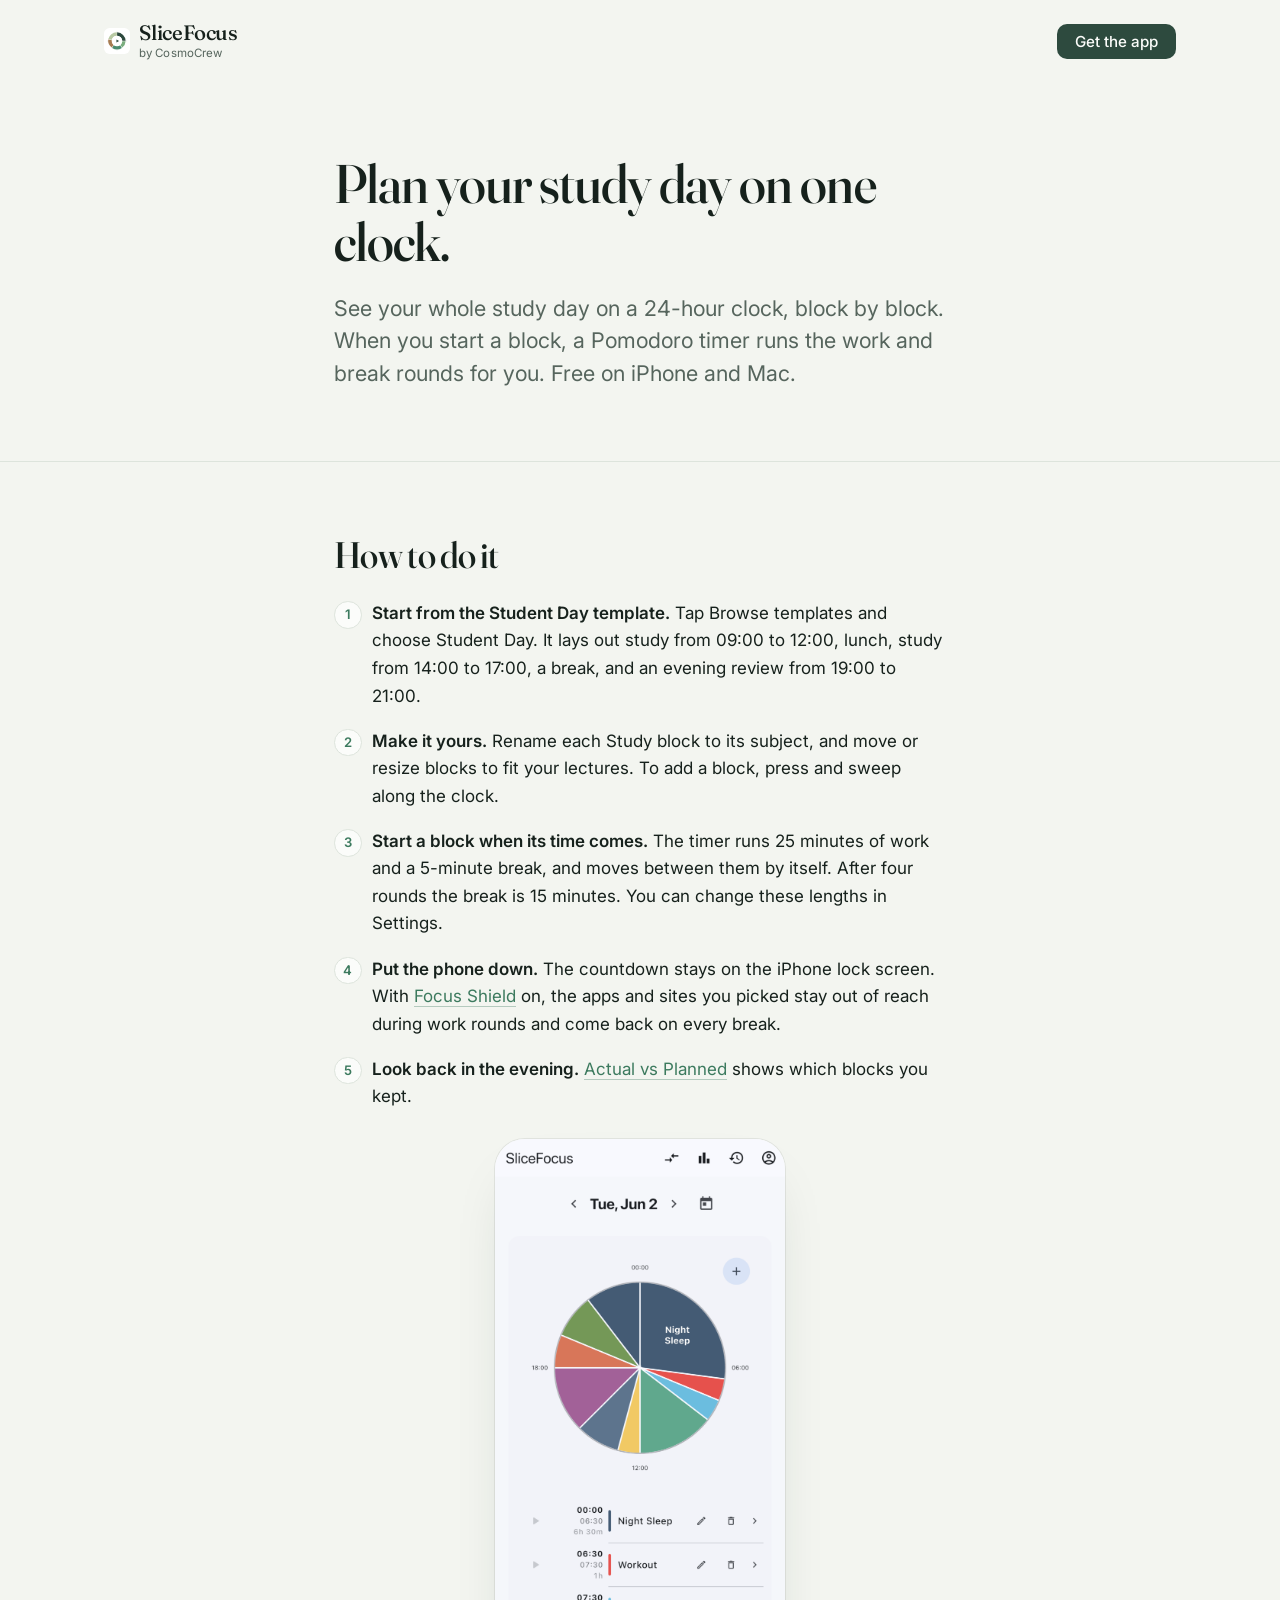
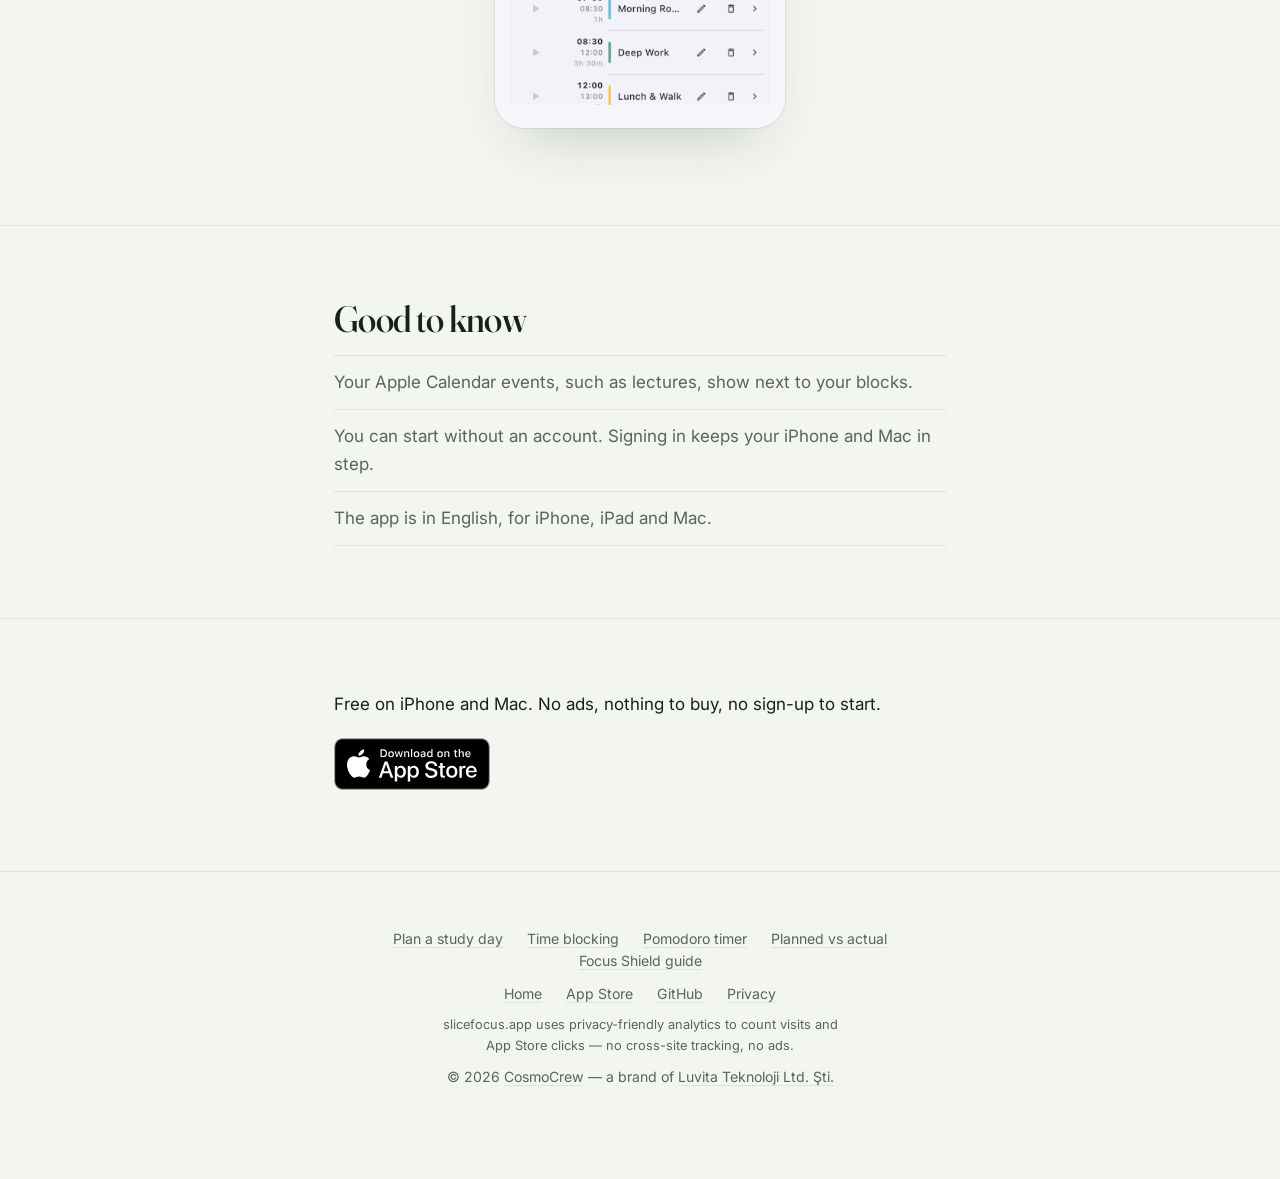
<file: study-day/index.html>
<!doctype html>
<html lang="en">
<head>
  <meta charset="utf-8">
  <meta name="viewport" content="width=device-width, initial-scale=1">

  <!-- Same GA4 web stream as the home page (MER-324). -->
  <script async src="https://www.googletagmanager.com/gtag/js?id=G-VBK98EW3WQ"></script>
  <script>
    window.dataLayer = window.dataLayer || [];
    function gtag(){ dataLayer.push(arguments); }
    gtag('js', new Date());
    gtag('consent', 'default', { analytics_storage: 'granted' });
    gtag('config', 'G-VBK98EW3WQ');
  </script>

  <title>Plan a study day on a 24-hour clock | SliceFocus</title>
  <meta name="description" content="See your whole study day on a 24-hour clock, block by block. When you start a block, a Pomodoro timer runs the work and break rounds for you. Free on iPhone and Mac.">
  <link rel="canonical" href="https://slicefocus.app/study-day/">

  <meta property="og:type" content="article">
  <meta property="og:site_name" content="SliceFocus">
  <meta property="og:title" content="Plan a study day on a 24-hour clock | SliceFocus">
  <meta property="og:description" content="See your whole study day on a 24-hour clock, block by block. When you start a block, a Pomodoro timer runs the work and break rounds for you. Free on iPhone and Mac.">
  <meta property="og:url" content="https://slicefocus.app/study-day/">
  <meta property="og:image" content="https://slicefocus.app/og.png">
  <meta property="og:image:width" content="1200">
  <meta property="og:image:height" content="630">
  <meta property="og:image:alt" content="SliceFocus — a day laid out on a 24-hour clock.">
  <meta name="twitter:card" content="summary_large_image">
  <meta name="twitter:title" content="Plan a study day on a 24-hour clock | SliceFocus">
  <meta name="twitter:description" content="See your whole study day on a 24-hour clock, block by block. When you start a block, a Pomodoro timer runs the work and break rounds for you. Free on iPhone and Mac.">
  <meta name="twitter:image" content="https://slicefocus.app/og.png">

  <meta name="theme-color" content="#f3f5f0" media="(prefers-color-scheme: light)">
  <meta name="theme-color" content="#111714" media="(prefers-color-scheme: dark)">

  <link rel="icon" href="/icon.svg" type="image/svg+xml">
  <link rel="apple-touch-icon" href="/apple-touch-icon.png">

  <link rel="preconnect" href="https://fonts.googleapis.com">
  <link rel="preconnect" href="https://fonts.gstatic.com" crossorigin>
  <link rel="stylesheet"
        href="https://fonts.googleapis.com/css2?family=Fraunces:opsz,wght@9..144,400..600&family=Inter:wght@400..600&display=swap">

  <link rel="stylesheet" href="/styles.css">
</head>
<body>
  <a class="skip-link" href="#main">Skip to main content</a>
  <header class="site-header">
    <div class="shell nav">
      <a class="wordmark" href="/">
        <img src="/icon.svg" alt="" width="26" height="26">
        <span class="wordmark-text">SliceFocus <span class="maker">by CosmoCrew</span></span>
      </a>
      <a class="btn-dark" href="https://apps.apple.com/app/id6761280632" data-loc="header">Get the app</a>
    </div>
  </header>

  <main id="main" tabindex="-1" class="guide">
    <!-- Copy source of truth: slicefocus-docs plans/moment-pages.md, "Page 1"
         (slicefocus-web#51). Change the wording there first. The timer's rounds run by
         themselves inside a started session; each block's session is started by the user. -->
    <section class="guide-intro">
      <div class="wrap">
        <h1>Plan your study day on one clock.</h1>
        <p class="lede">See your whole study day on a 24-hour clock, block by block. When you start a block, a Pomodoro timer runs the work and break rounds for you. Free on iPhone and Mac.</p>
      </div>
    </section>

    <section class="section-divider">
      <div class="wrap">
        <h2>How to do it</h2>
        <ol class="steps">
          <li><b>Start from the Student Day template.</b> Tap Browse templates and choose Student Day. It lays out study from 09:00 to 12:00, lunch, study from 14:00 to 17:00, a break, and an evening review from 19:00 to 21:00.</li>
          <li><b>Make it yours.</b> Rename each Study block to its subject, and move or resize blocks to fit your lectures. To add a block, press and sweep along the clock.</li>
          <li><b>Start a block when its time comes.</b> The timer runs 25 minutes of work and a 5-minute break, and moves between them by itself. After four rounds the break is 15 minutes. You can change these lengths in Settings.</li>
          <li><b>Put the phone down.</b> The countdown stays on the iPhone lock screen. With <a href="/focus-shield/">Focus Shield</a> on, the apps and sites you picked stay out of reach during work rounds and come back on every break.</li>
          <li><b>Look back in the evening.</b> <a href="/planned-vs-actual/">Actual vs Planned</a> shows which blocks you kept.</li>
        </ol>
        <figure class="shot">
          <img src="/screen-day.png" width="760" height="1543" loading="lazy"
               alt="The SliceFocus day view on iPhone: a Tuesday laid out as coloured blocks on a 24-hour clock, with 00:00 at the top, and the same blocks listed below with their times: Night Sleep, Workout, Morning Routine, Deep Work, Lunch &amp; Walk.">
        </figure>
      </div>
    </section>

    <section class="section-divider">
      <div class="wrap">
        <h2>Good to know</h2>
        <ul class="limits">
          <li>Your Apple Calendar events, such as lectures, show next to your blocks.</li>
          <li>You can start without an account. Signing in keeps your iPhone and Mac in step.</li>
          <li>The app is in English, for iPhone, iPad and Mac.</li>
        </ul>
      </div>
    </section>

    <section class="section-divider guide-close">
      <div class="wrap">
        <p>Free on iPhone and Mac. No ads, nothing to buy, no sign-up to start.</p>
        <a class="appstore" href="https://apps.apple.com/app/id6761280632" data-loc="guide-body" aria-label="Download SliceFocus on the App Store">
          <img src="/download-on-the-app-store.svg" alt="Download on the App Store" width="156" height="52">
        </a>
      </div>
    </section>
  </main>

  <footer class="site-footer">
    <div class="wrap">
      <p class="links">
        <a href="/study-day/">Plan a study day</a>
        <a href="/time-blocking/">Time blocking</a>
        <a href="/pomodoro/">Pomodoro timer</a>
        <a href="/planned-vs-actual/">Planned vs actual</a>
        <a href="/focus-shield/">Focus Shield guide</a>
      </p>
      <p class="links">
        <a href="/">Home</a>
        <a href="https://apps.apple.com/app/id6761280632" data-loc="footer">App Store</a>
        <a href="https://github.com/AnunnakiCosmoCrew">GitHub</a>
        <a href="https://anunnakicosmocrew.github.io/slicefocus-docs/legal/privacy-policy">Privacy</a>
      </p>
      <p class="fineprint">slicefocus.app uses privacy-friendly analytics to count visits and App&nbsp;Store clicks — no cross-site tracking, no ads.</p>
      <p>© 2026 <a href="https://cosmocrew.dev/">CosmoCrew</a> — a brand of <a href="https://luvita.tr/">Luvita&nbsp;Teknoloji&nbsp;Ltd.&nbsp;Şti.</a></p>
    </div>
  </footer>

  <!-- App Store funnel telemetry (MER-324, ADR-044). Here the campaign token is fixed to this
       page (study_day), whatever ?utm_source says, so App Store Connect splits downloads
       by page. -->
  <script>
    (function () {
      var OURS = 'a[href*="apps.apple.com"][href*="id6761280632"]';
      // Apple's provider token for our developer account. App Store Connect counts a
      // campaign only when the link carries both pt and ct (App Store Connect Help,
      // "Campaign links"); mt=8 is the media type Apple's own campaign links use.
      var PT = '128684421';
      var ct = 'study_day';
      document.querySelectorAll(OURS).forEach(function (a) {
        try {
          var u = new URL(a.href);
          u.searchParams.set('pt', PT);
          u.searchParams.set('ct', ct);
          u.searchParams.set('mt', '8');
          a.href = u.toString();
        }
        catch (e) { /* leave href untouched if it can't be parsed */ }
      });
      document.addEventListener('click', function (e) {
        var a = e.target.closest && e.target.closest(OURS);
        if (!a || typeof gtag !== 'function') return;
        gtag('event', 'app_store_click', {
          link_location: a.getAttribute('data-loc') || 'unknown',
          campaign: ct,
          transport_type: 'beacon'
        });
      });
    })();
  </script>
</body>
</html>
</file>
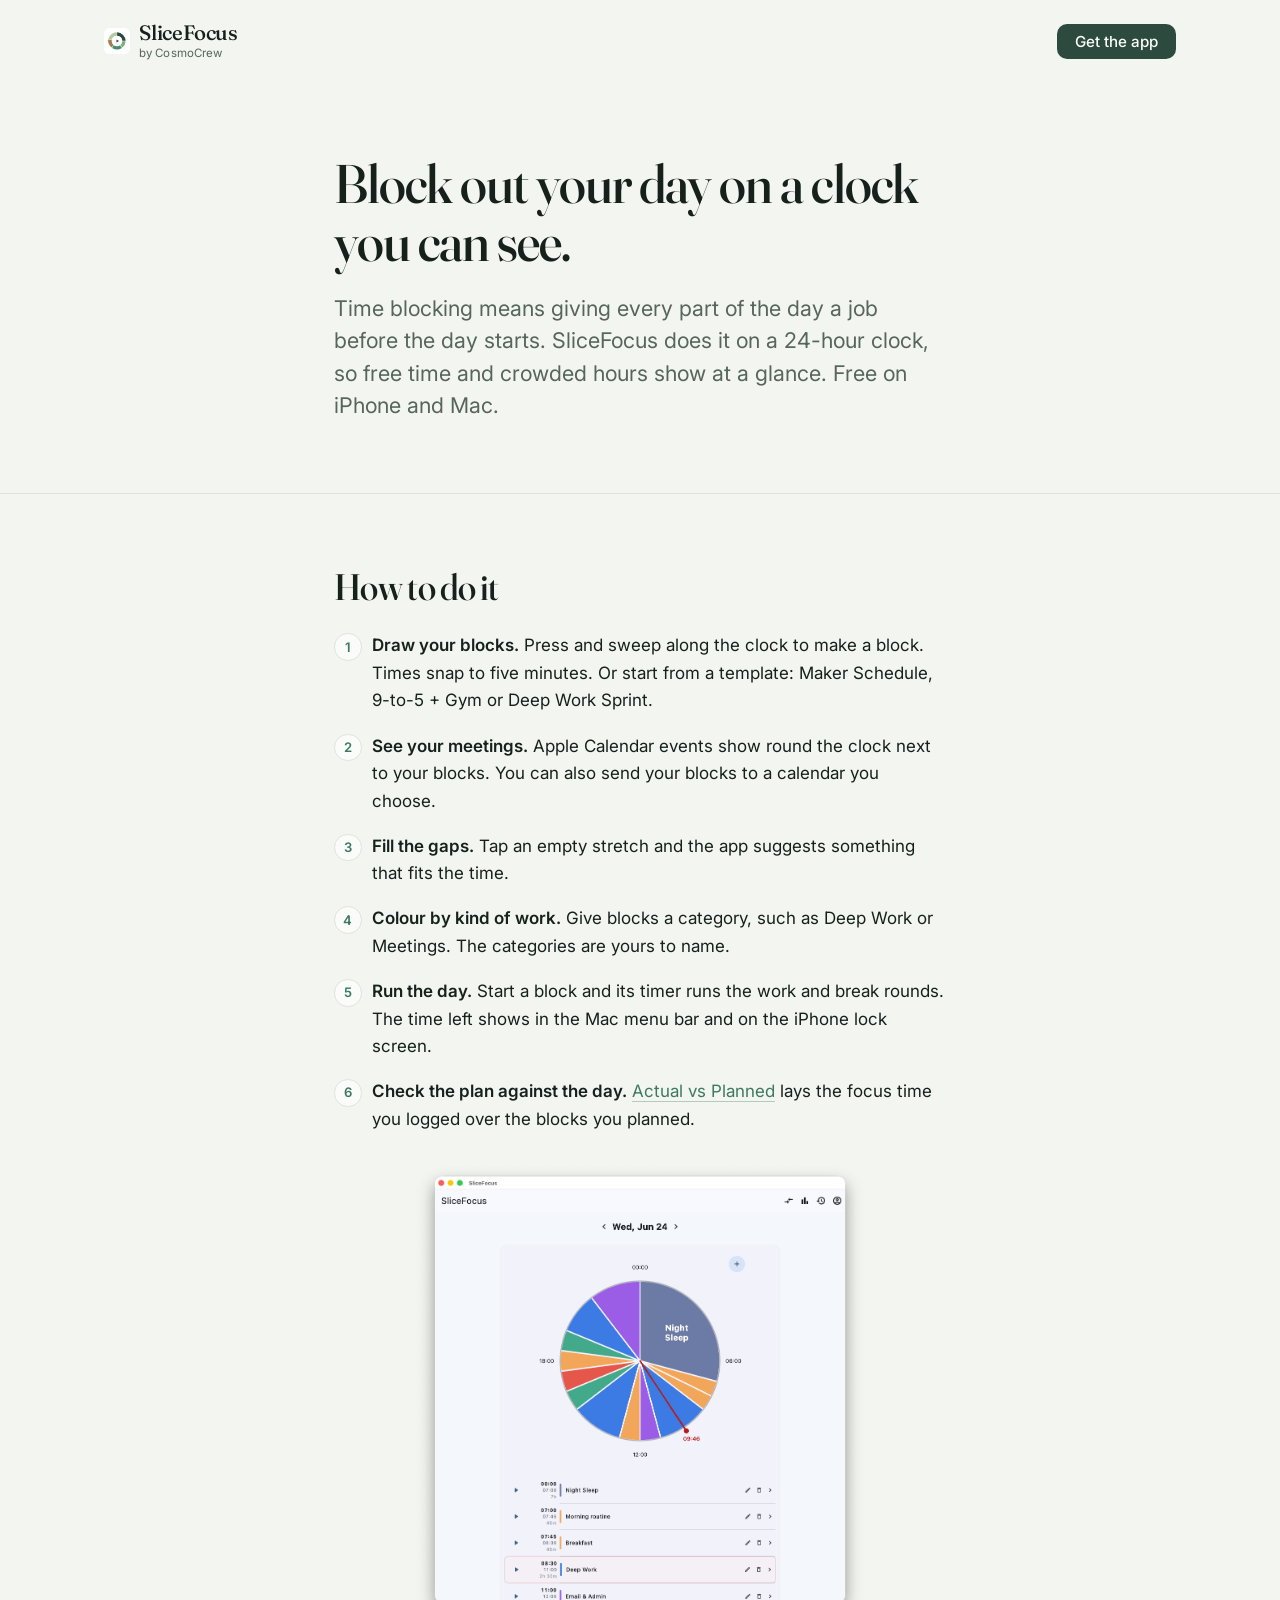
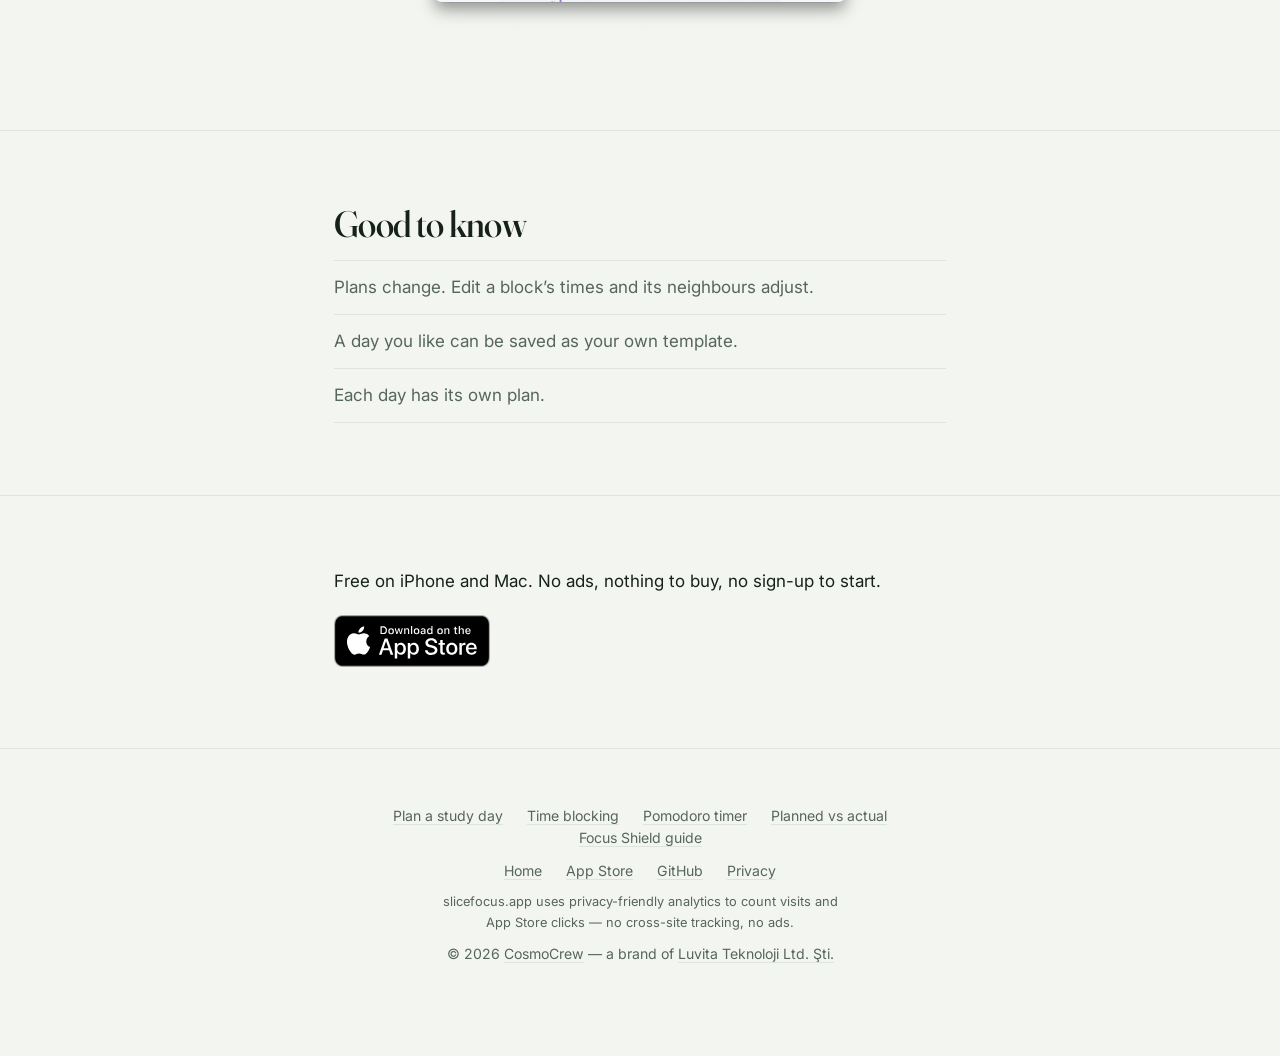
<file: time-blocking/index.html>
<!doctype html>
<html lang="en">
<head>
  <meta charset="utf-8">
  <meta name="viewport" content="width=device-width, initial-scale=1">

  <!-- Same GA4 web stream as the home page (MER-324). -->
  <script async src="https://www.googletagmanager.com/gtag/js?id=G-VBK98EW3WQ"></script>
  <script>
    window.dataLayer = window.dataLayer || [];
    function gtag(){ dataLayer.push(arguments); }
    gtag('js', new Date());
    gtag('consent', 'default', { analytics_storage: 'granted' });
    gtag('config', 'G-VBK98EW3WQ');
  </script>

  <title>Time blocking on a 24-hour clock | SliceFocus</title>
  <meta name="description" content="Time blocking means giving every part of the day a job before the day starts. SliceFocus does it on a 24-hour clock, so free time and crowded hours show at a glance. Free on iPhone and Mac.">
  <link rel="canonical" href="https://slicefocus.app/time-blocking/">

  <meta property="og:type" content="article">
  <meta property="og:site_name" content="SliceFocus">
  <meta property="og:title" content="Time blocking on a 24-hour clock | SliceFocus">
  <meta property="og:description" content="Time blocking means giving every part of the day a job before the day starts. SliceFocus does it on a 24-hour clock, so free time and crowded hours show at a glance. Free on iPhone and Mac.">
  <meta property="og:url" content="https://slicefocus.app/time-blocking/">
  <meta property="og:image" content="https://slicefocus.app/og.png">
  <meta property="og:image:width" content="1200">
  <meta property="og:image:height" content="630">
  <meta property="og:image:alt" content="SliceFocus — a day laid out on a 24-hour clock.">
  <meta name="twitter:card" content="summary_large_image">
  <meta name="twitter:title" content="Time blocking on a 24-hour clock | SliceFocus">
  <meta name="twitter:description" content="Time blocking means giving every part of the day a job before the day starts. SliceFocus does it on a 24-hour clock, so free time and crowded hours show at a glance. Free on iPhone and Mac.">
  <meta name="twitter:image" content="https://slicefocus.app/og.png">

  <meta name="theme-color" content="#f3f5f0" media="(prefers-color-scheme: light)">
  <meta name="theme-color" content="#111714" media="(prefers-color-scheme: dark)">

  <link rel="icon" href="/icon.svg" type="image/svg+xml">
  <link rel="apple-touch-icon" href="/apple-touch-icon.png">

  <link rel="preconnect" href="https://fonts.googleapis.com">
  <link rel="preconnect" href="https://fonts.gstatic.com" crossorigin>
  <link rel="stylesheet"
        href="https://fonts.googleapis.com/css2?family=Fraunces:opsz,wght@9..144,400..600&family=Inter:wght@400..600&display=swap">

  <link rel="stylesheet" href="/styles.css">
</head>
<body>
  <a class="skip-link" href="#main">Skip to main content</a>
  <header class="site-header">
    <div class="shell nav">
      <a class="wordmark" href="/">
        <img src="/icon.svg" alt="" width="26" height="26">
        <span class="wordmark-text">SliceFocus <span class="maker">by CosmoCrew</span></span>
      </a>
      <a class="btn-dark" href="https://apps.apple.com/app/id6761280632" data-loc="header">Get the app</a>
    </div>
  </header>

  <main id="main" tabindex="-1" class="guide">
    <!-- Copy source of truth: slicefocus-docs plans/moment-pages.md, "Page 2"
         (slicefocus-web#51). Change the wording there first. The timer's rounds run by
         themselves inside a started session; each block's session is started by the user. -->
    <section class="guide-intro">
      <div class="wrap">
        <h1>Block out your day on a clock you can see.</h1>
        <p class="lede">Time blocking means giving every part of the day a job before the day starts. SliceFocus does it on a 24-hour clock, so free time and crowded hours show at a glance. Free on iPhone and Mac.</p>
      </div>
    </section>

    <section class="section-divider">
      <div class="wrap">
        <h2>How to do it</h2>
        <ol class="steps">
          <li><b>Draw your blocks.</b> Press and sweep along the clock to make a block. Times snap to five minutes. Or start from a template: Maker Schedule, 9-to-5 + Gym or Deep Work Sprint.</li>
          <li><b>See your meetings.</b> Apple Calendar events show round the clock next to your blocks. You can also send your blocks to a calendar you choose.</li>
          <li><b>Fill the gaps.</b> Tap an empty stretch and the app suggests something that fits the time.</li>
          <li><b>Colour by kind of work.</b> Give blocks a category, such as Deep Work or Meetings. The categories are yours to name.</li>
          <li><b>Run the day.</b> Start a block and its timer runs the work and break rounds. The time left shows in the Mac menu bar and on the iPhone lock screen.</li>
          <li><b>Check the plan against the day.</b> <a href="/planned-vs-actual/">Actual vs Planned</a> lays the focus time you logged over the blocks you planned.</li>
        </ol>
        <figure class="shot shot-bare">
          <img src="/screen-mac.png" width="1125" height="1162" loading="lazy"
               alt="The SliceFocus window on a Mac: a planned Wednesday as coloured blocks on a 24-hour clock, a red hand marking the time at 09:46, and the blocks listed below with their times: Night Sleep, Morning routine, Breakfast, Deep Work, Email &amp; Admin. Deep Work, the block in progress, is highlighted.">
        </figure>
      </div>
    </section>

    <section class="section-divider">
      <div class="wrap">
        <h2>Good to know</h2>
        <ul class="limits">
          <li>Plans change. Edit a block’s times and its neighbours adjust.</li>
          <li>A day you like can be saved as your own template.</li>
          <li>Each day has its own plan.</li>
        </ul>
      </div>
    </section>

    <section class="section-divider guide-close">
      <div class="wrap">
        <p>Free on iPhone and Mac. No ads, nothing to buy, no sign-up to start.</p>
        <a class="appstore" href="https://apps.apple.com/app/id6761280632" data-loc="guide-body" aria-label="Download SliceFocus on the App Store">
          <img src="/download-on-the-app-store.svg" alt="Download on the App Store" width="156" height="52">
        </a>
      </div>
    </section>
  </main>

  <footer class="site-footer">
    <div class="wrap">
      <p class="links">
        <a href="/study-day/">Plan a study day</a>
        <a href="/time-blocking/">Time blocking</a>
        <a href="/pomodoro/">Pomodoro timer</a>
        <a href="/planned-vs-actual/">Planned vs actual</a>
        <a href="/focus-shield/">Focus Shield guide</a>
      </p>
      <p class="links">
        <a href="/">Home</a>
        <a href="https://apps.apple.com/app/id6761280632" data-loc="footer">App Store</a>
        <a href="https://github.com/AnunnakiCosmoCrew">GitHub</a>
        <a href="https://anunnakicosmocrew.github.io/slicefocus-docs/legal/privacy-policy">Privacy</a>
      </p>
      <p class="fineprint">slicefocus.app uses privacy-friendly analytics to count visits and App&nbsp;Store clicks — no cross-site tracking, no ads.</p>
      <p>© 2026 <a href="https://cosmocrew.dev/">CosmoCrew</a> — a brand of <a href="https://luvita.tr/">Luvita&nbsp;Teknoloji&nbsp;Ltd.&nbsp;Şti.</a></p>
    </div>
  </footer>

  <!-- App Store funnel telemetry (MER-324, ADR-044). Here the campaign token is fixed to this
       page (time_blocking), whatever ?utm_source says, so App Store Connect splits downloads
       by page. -->
  <script>
    (function () {
      var OURS = 'a[href*="apps.apple.com"][href*="id6761280632"]';
      // Apple's provider token for our developer account. App Store Connect counts a
      // campaign only when the link carries both pt and ct (App Store Connect Help,
      // "Campaign links"); mt=8 is the media type Apple's own campaign links use.
      var PT = '128684421';
      var ct = 'time_blocking';
      document.querySelectorAll(OURS).forEach(function (a) {
        try {
          var u = new URL(a.href);
          u.searchParams.set('pt', PT);
          u.searchParams.set('ct', ct);
          u.searchParams.set('mt', '8');
          a.href = u.toString();
        }
        catch (e) { /* leave href untouched if it can't be parsed */ }
      });
      document.addEventListener('click', function (e) {
        var a = e.target.closest && e.target.closest(OURS);
        if (!a || typeof gtag !== 'function') return;
        gtag('event', 'app_store_click', {
          link_location: a.getAttribute('data-loc') || 'unknown',
          campaign: ct,
          transport_type: 'beacon'
        });
      });
    })();
  </script>
</body>
</html>
</file>
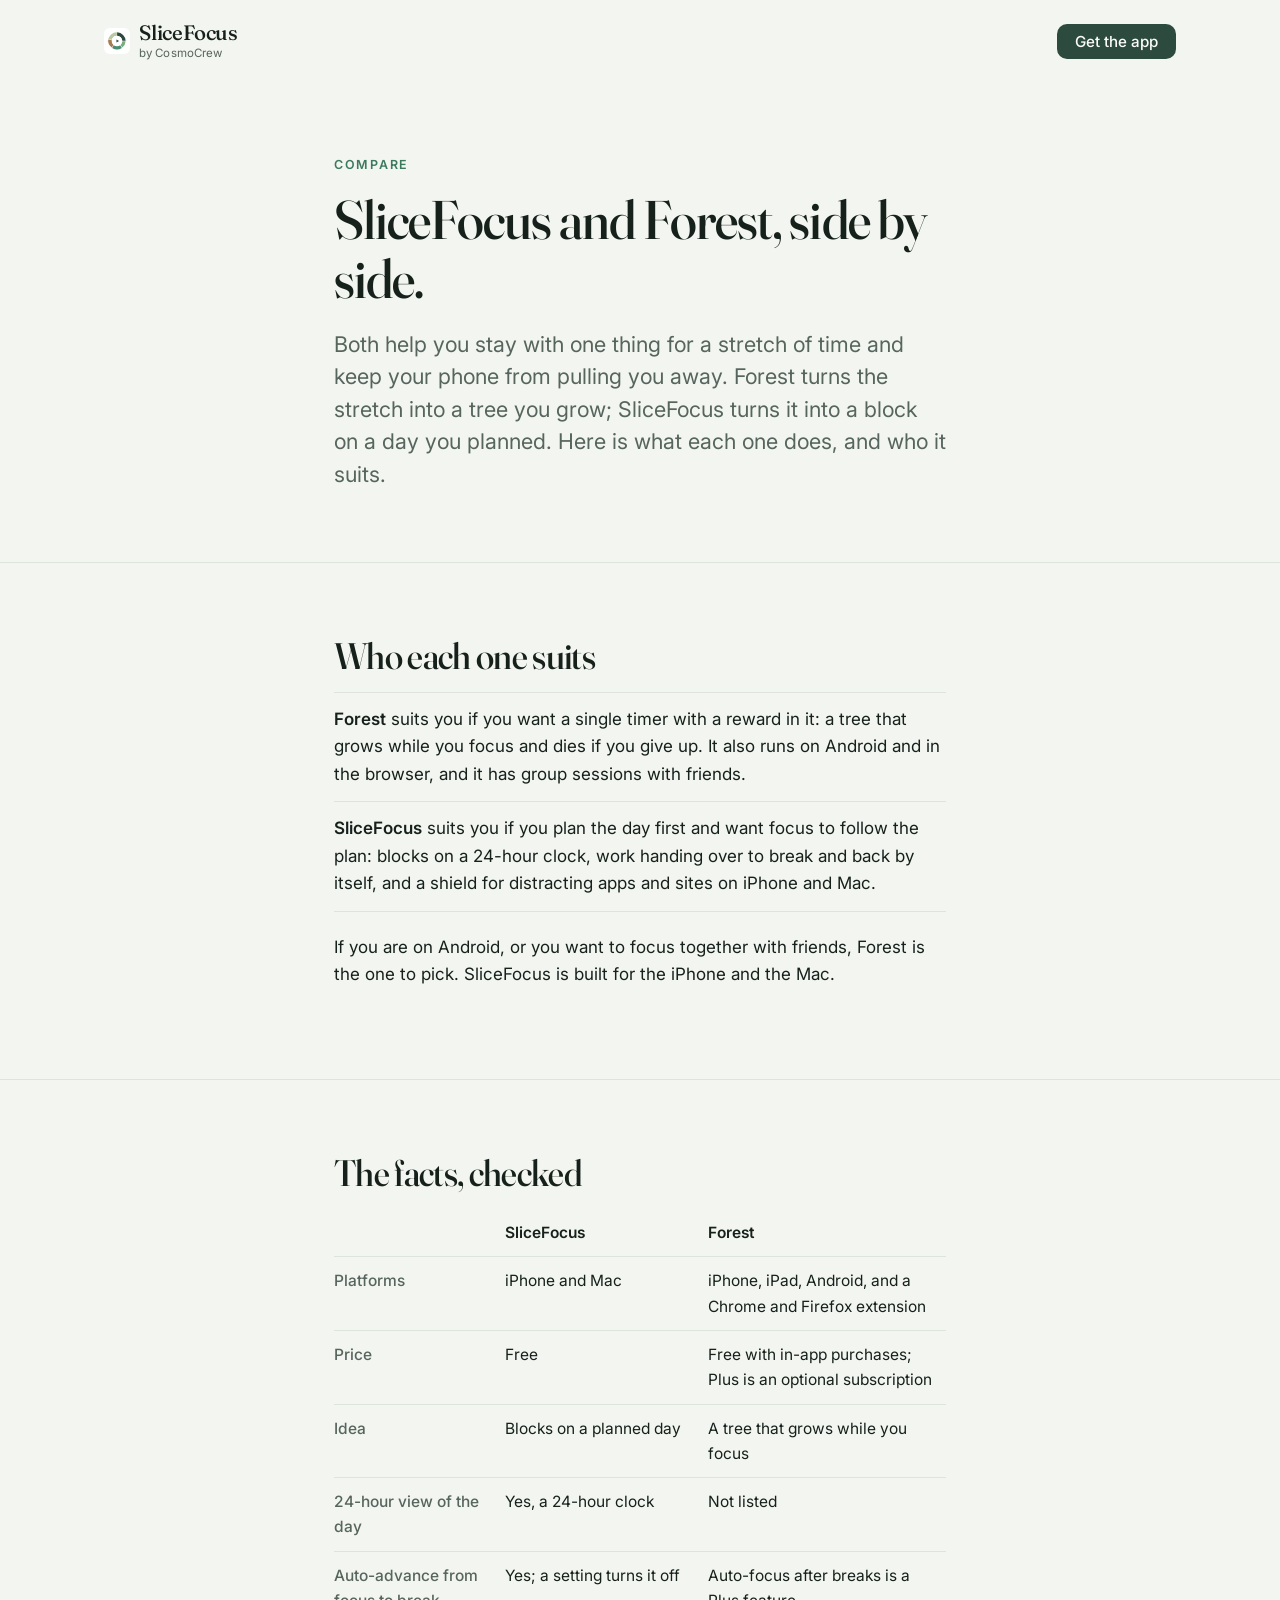
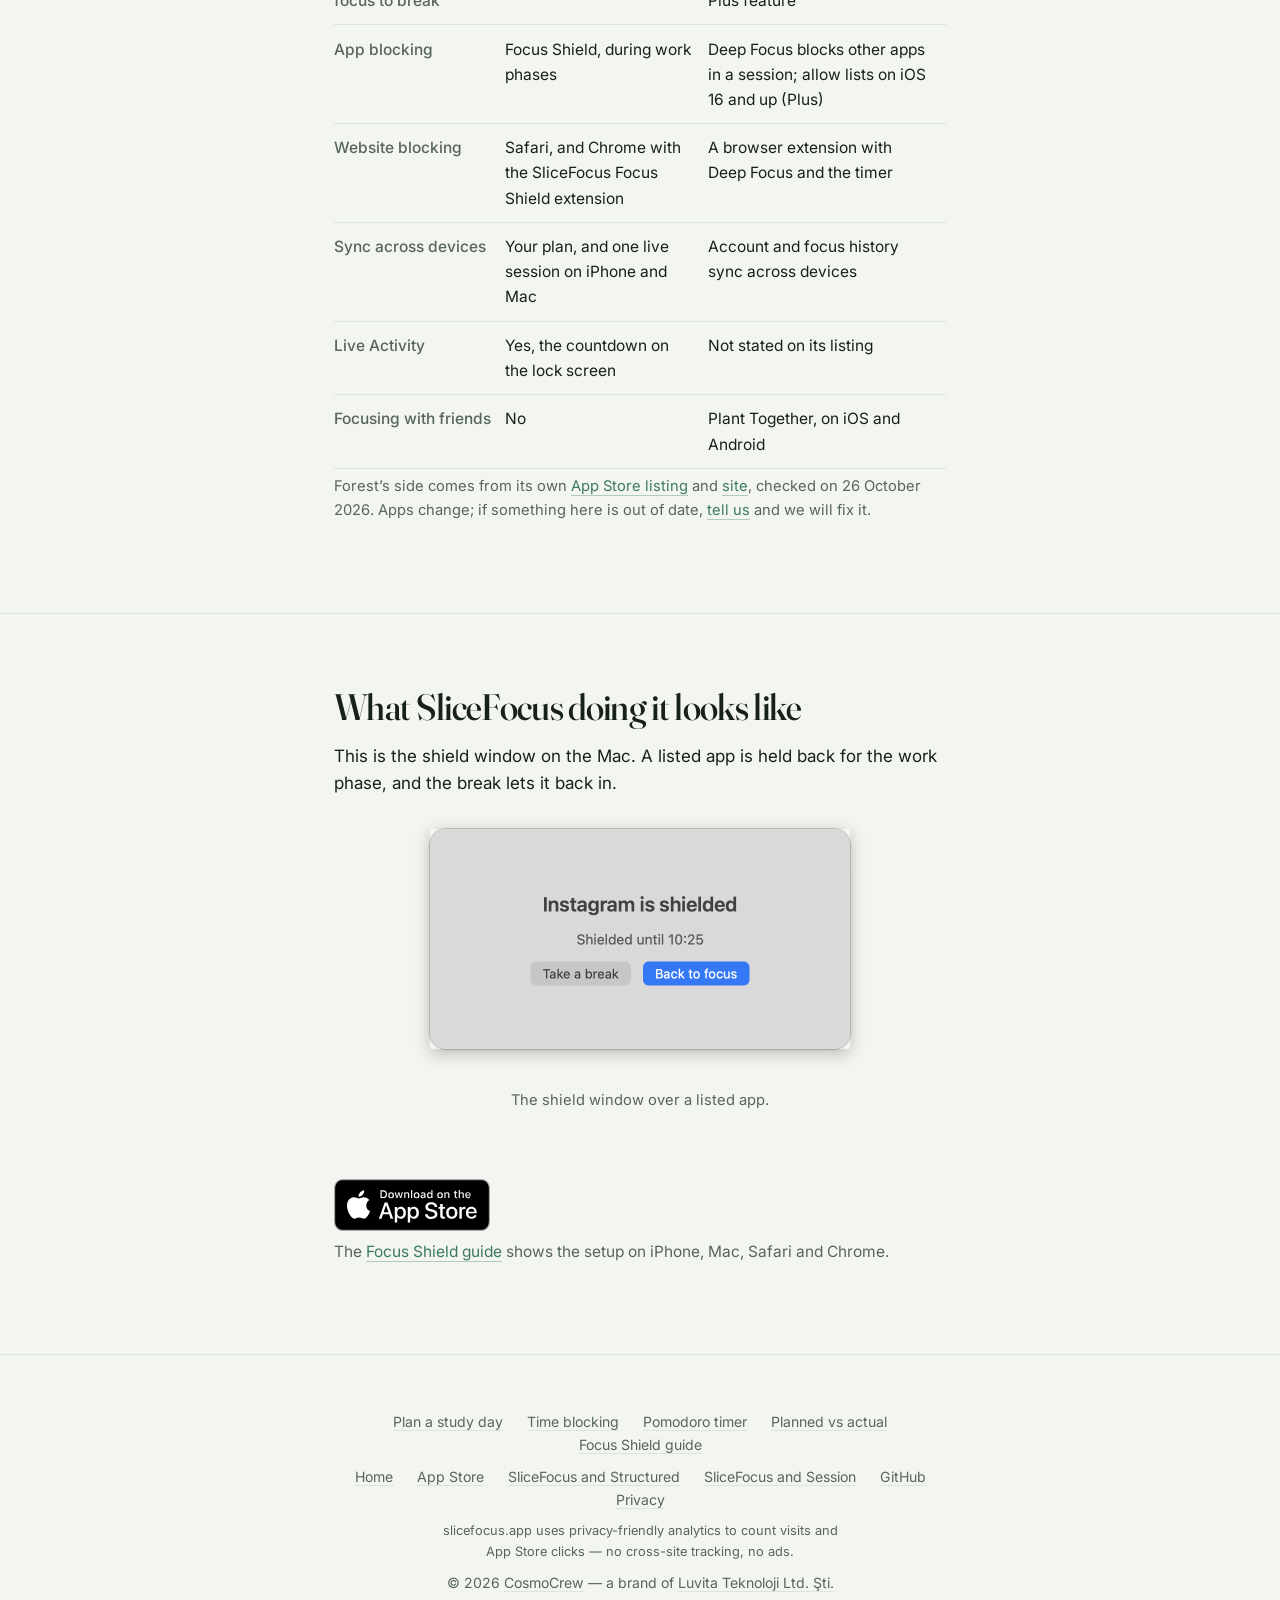
<file: vs/forest/index.html>
<!doctype html>
<html lang="en">
<head>
  <meta charset="utf-8">
  <meta name="viewport" content="width=device-width, initial-scale=1">

  <!-- Same GA4 web stream as the home page (MER-324). -->
  <script async src="https://www.googletagmanager.com/gtag/js?id=G-VBK98EW3WQ"></script>
  <script>
    window.dataLayer = window.dataLayer || [];
    function gtag(){ dataLayer.push(arguments); }
    gtag('js', new Date());
    gtag('consent', 'default', { analytics_storage: 'granted' });
    gtag('config', 'G-VBK98EW3WQ');
  </script>

  <title>SliceFocus and Forest, side by side</title>
  <meta name="description" content="Two focus timers compared on facts you can check: platforms, price model, auto-advance, app and website blocking, sync and Live Activities.">
  <link rel="canonical" href="https://slicefocus.app/vs/forest/">

  <meta property="og:type" content="article">
  <meta property="og:site_name" content="SliceFocus">
  <meta property="og:title" content="SliceFocus and Forest, side by side">
  <meta property="og:description" content="Two focus timers compared on facts you can check, and who each one suits.">
  <meta property="og:url" content="https://slicefocus.app/vs/forest/">
  <meta property="og:image" content="https://slicefocus.app/og.png">
  <meta property="og:image:width" content="1200">
  <meta property="og:image:height" content="630">
  <meta property="og:image:alt" content="SliceFocus — a day laid out on a 24-hour clock.">
  <meta name="twitter:card" content="summary_large_image">
  <meta name="twitter:title" content="SliceFocus and Forest, side by side">
  <meta name="twitter:description" content="Two focus timers compared on facts you can check.">
  <meta name="twitter:image" content="https://slicefocus.app/og.png">

  <meta name="theme-color" content="#f3f5f0" media="(prefers-color-scheme: light)">
  <meta name="theme-color" content="#111714" media="(prefers-color-scheme: dark)">

  <link rel="icon" href="/icon.svg" type="image/svg+xml">
  <link rel="apple-touch-icon" href="/apple-touch-icon.png">

  <link rel="preconnect" href="https://fonts.googleapis.com">
  <link rel="preconnect" href="https://fonts.gstatic.com" crossorigin>
  <link rel="stylesheet"
        href="https://fonts.googleapis.com/css2?family=Fraunces:opsz,wght@9..144,400..600&family=Inter:wght@400..600&display=swap">

  <link rel="stylesheet" href="/styles.css">
</head>
<body>
  <a class="skip-link" href="#main">Skip to main content</a>
  <header class="site-header">
    <div class="shell nav">
      <a class="wordmark" href="/">
        <img src="/icon.svg" alt="" width="26" height="26">
        <span class="wordmark-text">SliceFocus <span class="maker">by CosmoCrew</span></span>
      </a>
      <a class="btn-dark" href="https://apps.apple.com/app/id6761280632" data-loc="header">Get the app</a>
    </div>
  </header>

  <main id="main" tabindex="-1" class="guide">
    <!-- Competitor facts: every one carries its source and check date in a comment beside it
         (slicefocus-web#30). Checked 2026-10-26 on Forest's App Store listing
         (https://apps.apple.com/us/app/forest-focus-for-productivity/id866450515) and forestapp.cc.
         Re-check before editing any row; do not add a claim without a source. -->
    <section class="guide-intro">
      <div class="wrap">
        <p class="eyebrow">Compare</p>
        <h1>SliceFocus and Forest, side by side.</h1>
        <p class="lede">
          Both help you stay with one thing for a stretch of time and keep your
          phone from pulling you away. Forest turns the stretch into a tree you
          grow; SliceFocus turns it into a block on a day you planned. Here is what
          each one does, and who it suits.
        </p>
      </div>
    </section>

    <section class="section-divider">
      <div class="wrap">
        <h2>Who each one suits</h2>
        <ul class="vs-suits">
          <li><b>Forest</b> suits you if you want a single timer with a reward in it: a tree that grows while you focus and dies if you give up. It also runs on Android and in the browser, and it has group sessions with friends.</li>
          <li><b>SliceFocus</b> suits you if you plan the day first and want focus to follow the plan: blocks on a 24-hour clock, work handing over to break and back by itself, and a shield for distracting apps and sites on iPhone and Mac.</li>
        </ul>
        <p>If you are on Android, or you want to focus together with friends, Forest is the one to pick. SliceFocus is built for the iPhone and the Mac.</p>
      </div>
    </section>

    <section class="section-divider">
      <div class="wrap">
        <h2>The facts, checked</h2>
        <table class="vs-table">
          <thead>
            <tr><th scope="col">&nbsp;</th><th scope="col">SliceFocus</th><th scope="col">Forest</th></tr>
          </thead>
          <tbody>
            <tr>
              <th scope="row">Platforms</th>
              <td data-app="SliceFocus">iPhone and Mac</td>
              <!-- Source: Forest App Store listing, "Forest is available on iPhone and iPad"; forestapp.cc lists iPhone, iPad, Android and a Chrome and Firefox extension; checked 2026-10-26. -->
              <td data-app="Forest">iPhone, iPad, Android, and a Chrome and Firefox extension</td>
            </tr>
            <tr>
              <th scope="row">Price</th>
              <td data-app="SliceFocus">Free</td>
              <!-- Source: Forest App Store listing "Free · In-App Purchases"; forestapp.cc: Plus is an optional subscription, price varies by region and platform; checked 2026-10-26. -->
              <td data-app="Forest">Free with in-app purchases; Plus is an optional subscription</td>
            </tr>
            <tr>
              <th scope="row">Idea</th>
              <td data-app="SliceFocus">Blocks on a planned day</td>
              <!-- Source: Forest App Store listing and forestapp.cc (tree grows during a session; "Give Up" ends it early and the tree dies); checked 2026-10-26. -->
              <td data-app="Forest">A tree that grows while you focus</td>
            </tr>
            <tr>
              <th scope="row">24-hour view of the day</th>
              <td data-app="SliceFocus">Yes, a 24-hour clock</td>
              <!-- Source: Forest App Store listing describes weekly, monthly and yearly focus history only; checked 2026-10-26. -->
              <td data-app="Forest">Not listed</td>
            </tr>
            <tr>
              <th scope="row">Auto-advance from focus to break</th>
              <td data-app="SliceFocus">Yes; a setting turns it off</td>
              <!-- Source: forestapp.cc lists "auto-focus after breaks" as a Plus feature; the App Store listing does not mention it; checked 2026-10-26. -->
              <td data-app="Forest">Auto-focus after breaks is a Plus feature</td>
            </tr>
            <tr>
              <th scope="row">App blocking</th>
              <td data-app="SliceFocus">Focus Shield, during work phases</td>
              <!-- Source: Forest App Store listing "Create personalized Allow Lists to block distracting apps during focus sessions (iOS 16 or above)"; forestapp.cc: Deep Focus is free on all tiers, the custom allowlist is Plus; checked 2026-10-26. -->
              <td data-app="Forest">Deep Focus blocks other apps in a session; allow lists on iOS 16 and up (Plus)</td>
            </tr>
            <tr>
              <th scope="row">Website blocking</th>
              <td data-app="SliceFocus">Safari, and Chrome with the SliceFocus Focus Shield extension</td>
              <!-- Source: forestapp.cc FAQ: the browser extension brings only Deep Focus and the timer; Forest App Store listing: "Browser extensions also available"; checked 2026-10-26. -->
              <td data-app="Forest">A browser extension with Deep Focus and the timer</td>
            </tr>
            <tr>
              <th scope="row">Sync across devices</th>
              <td data-app="SliceFocus">Your plan, and one live session on iPhone and Mac</td>
              <!-- Source: forestapp.cc: account and focus history sync across iPhone, iPad, Android and browser; Forest App Store listing: "Sign in with the same account to sync your data"; checked 2026-10-26. -->
              <td data-app="Forest">Account and focus history sync across devices</td>
            </tr>
            <tr>
              <th scope="row">Live Activity</th>
              <td data-app="SliceFocus">Yes, the countdown on the lock screen</td>
              <!-- Source: not mentioned on Forest's App Store listing; checked 2026-10-26. We make no claim either way. -->
              <td data-app="Forest">Not stated on its listing</td>
            </tr>
            <tr>
              <th scope="row">Focusing with friends</th>
              <td data-app="SliceFocus">No</td>
              <!-- Source: forestapp.cc, Plant Together, "iOS and Android users"; checked 2026-10-26. -->
              <td data-app="Forest">Plant Together, on iOS and Android</td>
            </tr>
          </tbody>
        </table>
        <p class="vs-sources">Forest’s side comes from its own <a href="https://apps.apple.com/us/app/forest-focus-for-productivity/id866450515" rel="noopener">App Store listing</a> and <a href="https://www.forestapp.cc" rel="noopener">site</a>, checked on 26 October 2026. Apps change; if something here is out of date, <a href="mailto:contact@cosmocrew.dev?subject=Comparison%20correction">tell us</a> and we will fix it.</p>
      </div>
    </section>

    <section class="section-divider">
      <div class="wrap">
        <h2>What SliceFocus doing it looks like</h2>
        <p>This is the shield window on the Mac. A listed app is held back for the work phase, and the break lets it back in.</p>
        <figure class="shot shot-bare">
          <img src="/focus-shield/mac-shield-window.png" width="912" height="512" loading="lazy"
               alt="The macOS shield window: “Instagram is shielded”, “Shielded until 10:25”, with the buttons Take a break and Back to focus.">
          <figcaption>The shield window over a listed app.</figcaption>
        </figure>
        <a class="appstore" href="https://apps.apple.com/app/id6761280632" data-loc="vs-body" aria-label="Download SliceFocus on the App Store">
          <img src="/download-on-the-app-store.svg" alt="Download on the App Store" width="156" height="52">
        </a>
        <p class="guide-note">The <a href="/focus-shield/">Focus Shield guide</a> shows the setup on iPhone, Mac, Safari and Chrome.</p>
      </div>
    </section>
  </main>

  <footer class="site-footer">
    <div class="wrap">
      <p class="links">
        <a href="/study-day/">Plan a study day</a>
        <a href="/time-blocking/">Time blocking</a>
        <a href="/pomodoro/">Pomodoro timer</a>
        <a href="/planned-vs-actual/">Planned vs actual</a>
        <a href="/focus-shield/">Focus Shield guide</a>
      </p>
      <p class="links">
        <a href="/">Home</a>
        <a href="https://apps.apple.com/app/id6761280632" data-loc="footer">App Store</a>
        <a href="/vs/structured/">SliceFocus and Structured</a>
        <a href="/vs/session/">SliceFocus and Session</a>
        <a href="https://github.com/AnunnakiCosmoCrew">GitHub</a>
        <a href="https://anunnakicosmocrew.github.io/slicefocus-docs/legal/privacy-policy">Privacy</a>
      </p>
      <p class="fineprint">slicefocus.app uses privacy-friendly analytics to count visits and App&nbsp;Store clicks — no cross-site tracking, no ads.</p>
      <p>© 2026 <a href="https://cosmocrew.dev/">CosmoCrew</a> — a brand of <a href="https://luvita.tr/">Luvita&nbsp;Teknoloji&nbsp;Ltd.&nbsp;Şti.</a></p>
    </div>
  </footer>

  <!-- App Store funnel telemetry (MER-324, ADR-044). Here the campaign token is fixed to this
       page (vs_forest), whatever ?utm_source says, so App Store Connect splits downloads
       by comparison page. -->
  <script>
    (function () {
      // Only our own listing: the comparison pages also link Forest's and Structured's.
      var OURS = 'a[href*="apps.apple.com"][href*="id6761280632"]';
      // Apple's provider token for our developer account. App Store Connect counts a
      // campaign only when the link carries both pt and ct (App Store Connect Help,
      // "Campaign links"); mt=8 is the media type Apple's own campaign links use.
      var PT = '128684421';
      var ct = 'vs_forest';
      document.querySelectorAll(OURS).forEach(function (a) {
        try {
          var u = new URL(a.href);
          u.searchParams.set('pt', PT);
          u.searchParams.set('ct', ct);
          u.searchParams.set('mt', '8');
          a.href = u.toString();
        }
        catch (e) { /* leave href untouched if it can't be parsed */ }
      });
      document.addEventListener('click', function (e) {
        var a = e.target.closest && e.target.closest(OURS);
        if (!a || typeof gtag !== 'function') return;
        gtag('event', 'app_store_click', {
          link_location: a.getAttribute('data-loc') || 'unknown',
          campaign: ct,
          transport_type: 'beacon'
        });
      });
    })();
  </script>
</body>
</html>
</file>
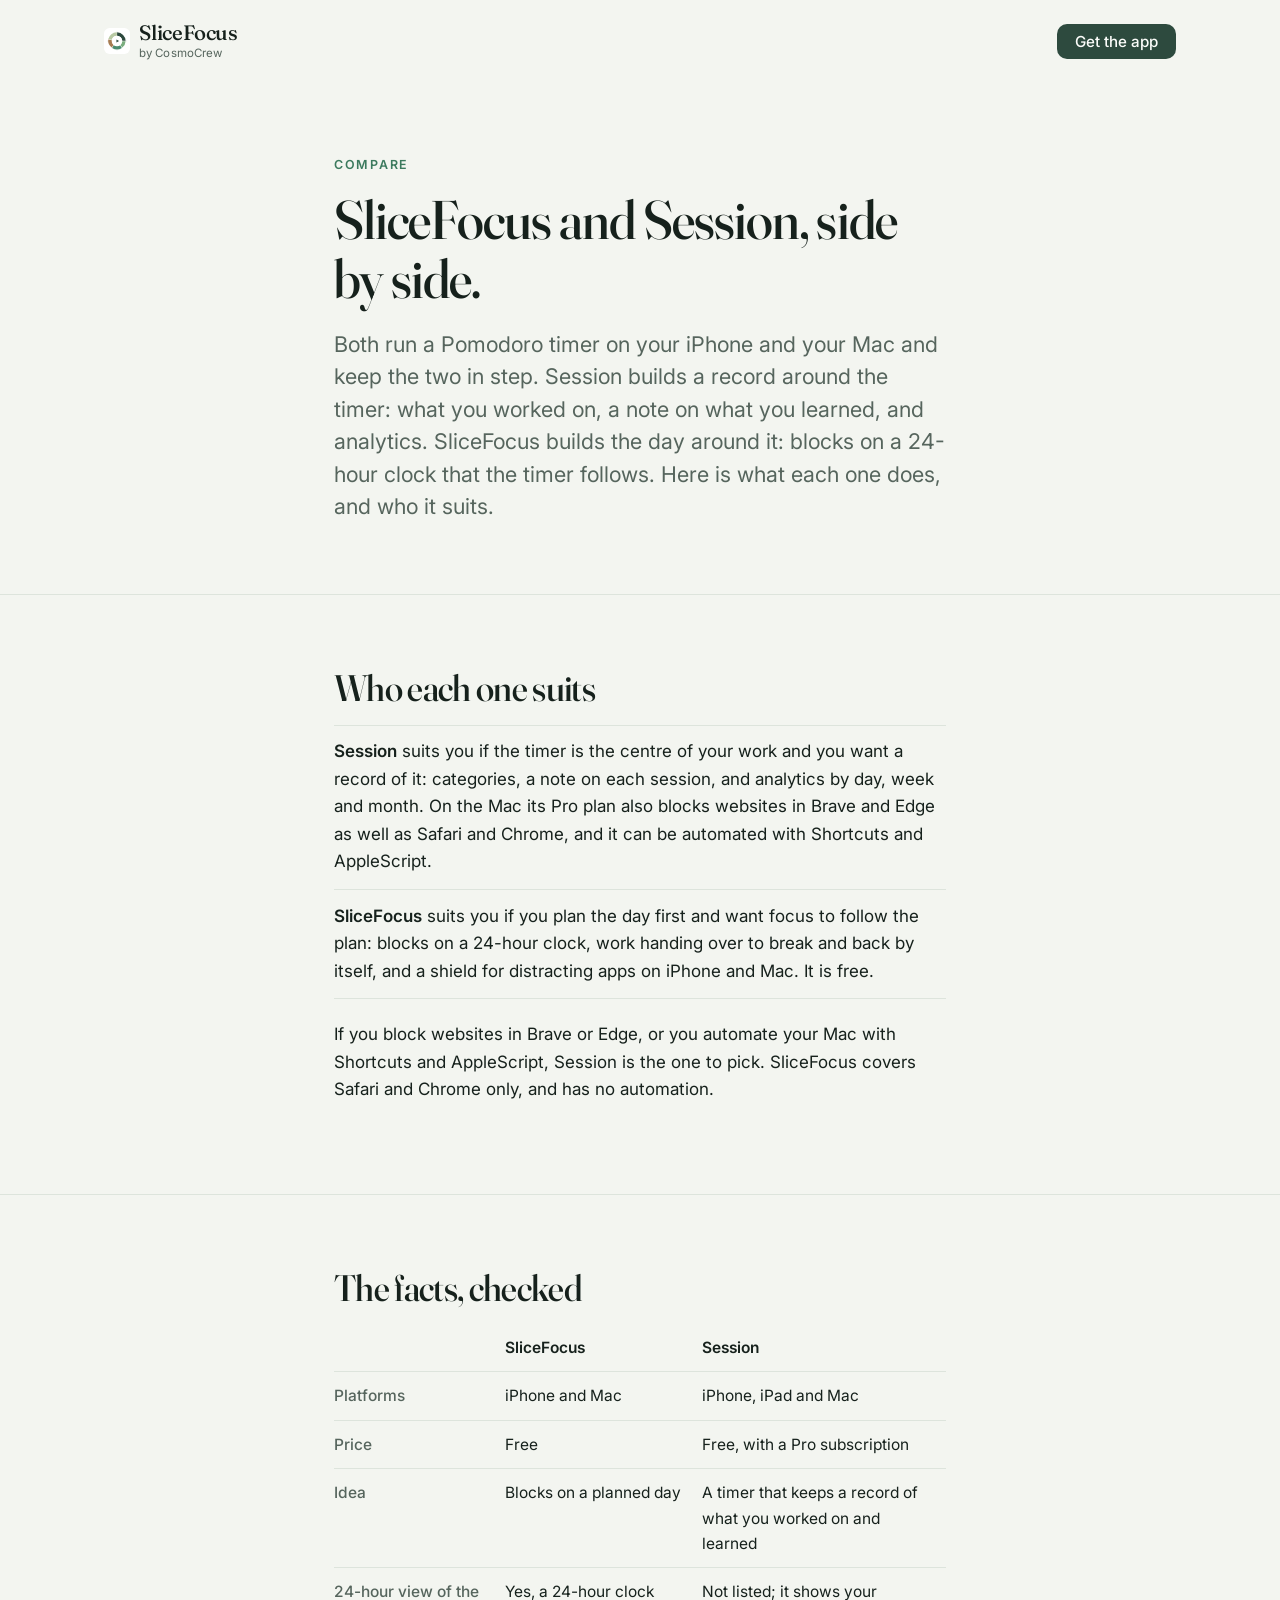
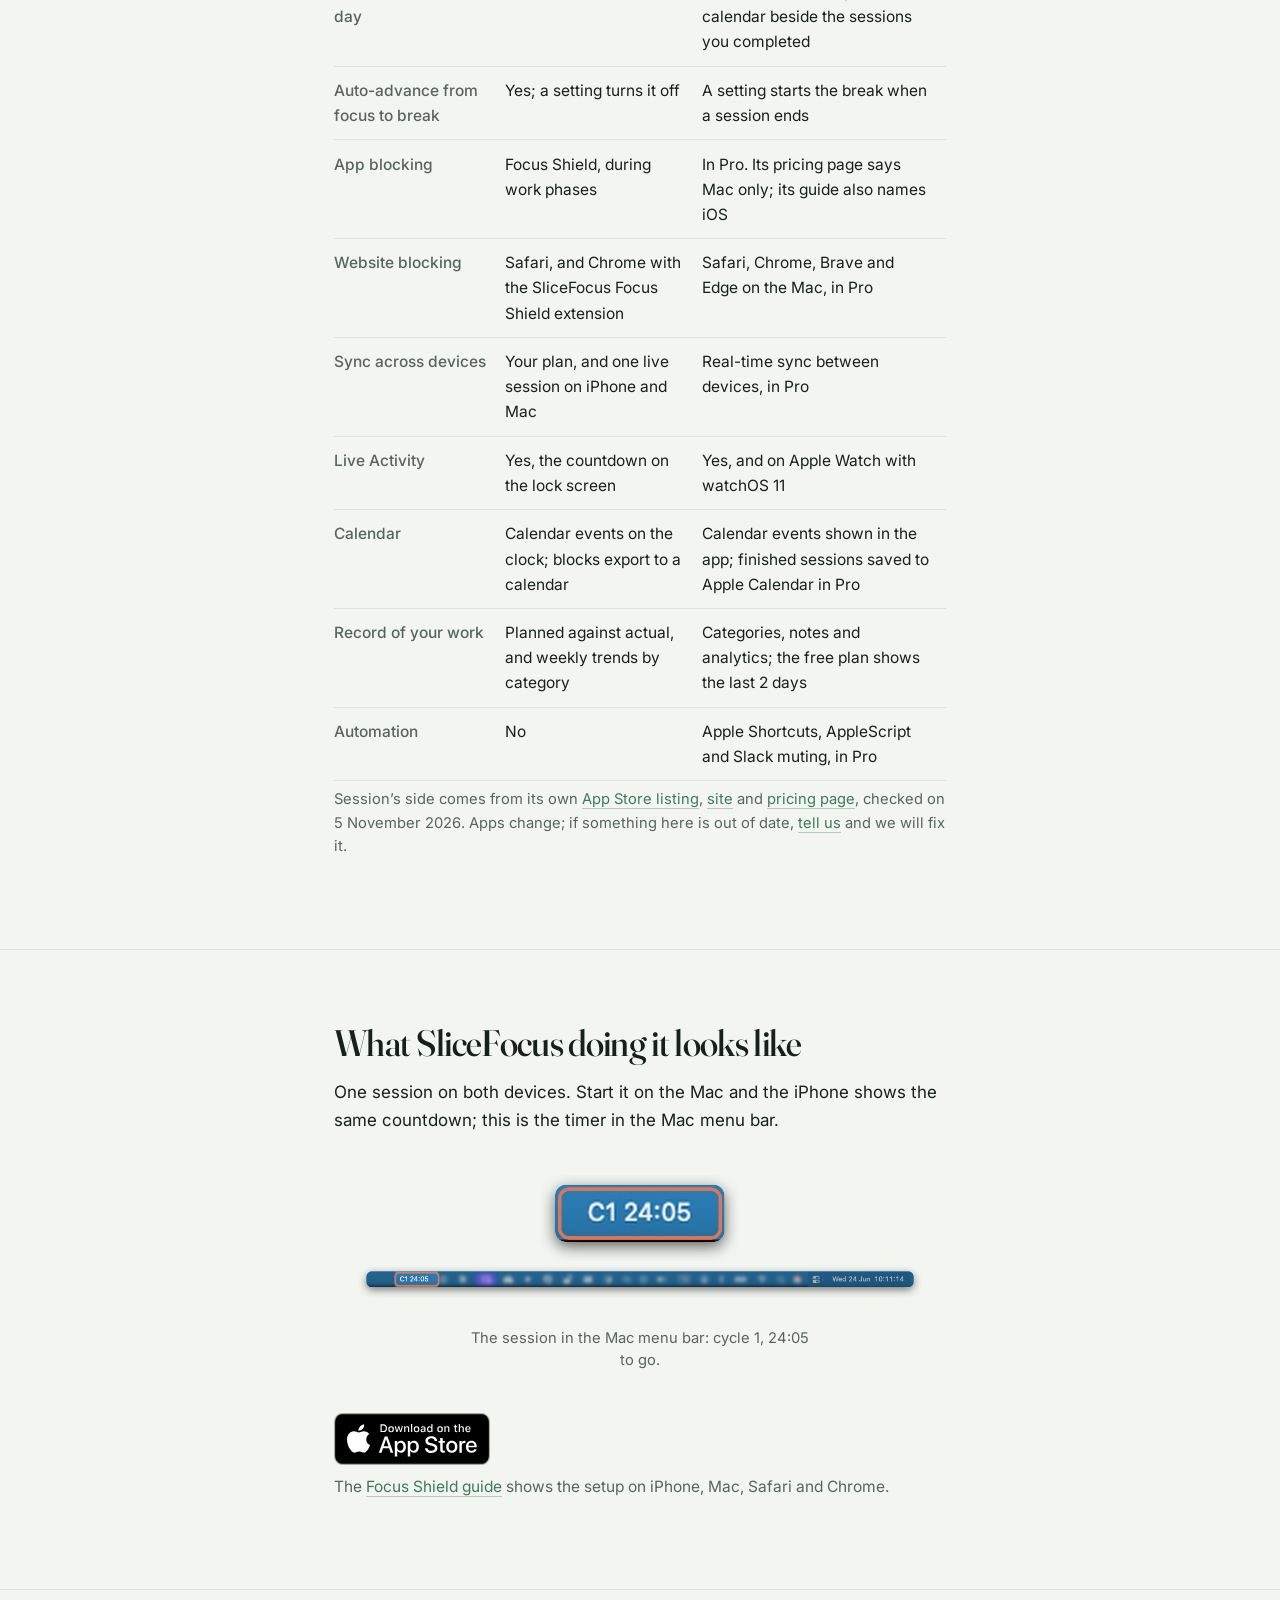
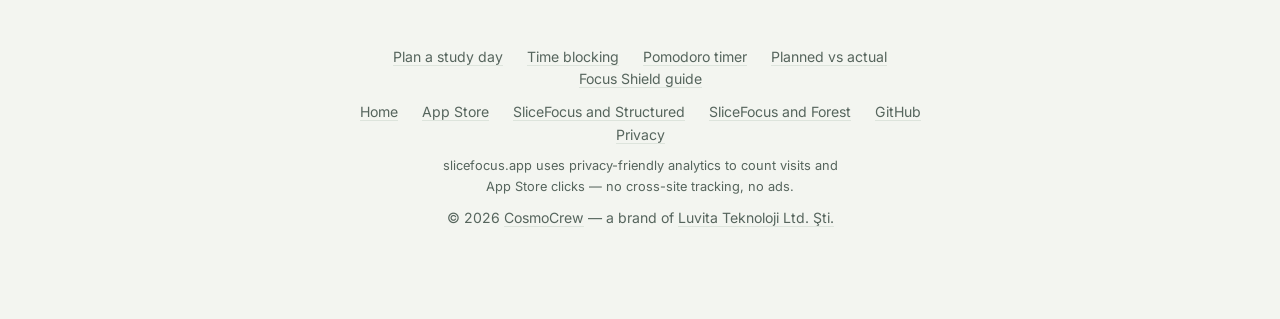
<file: vs/session/index.html>
<!doctype html>
<html lang="en">
<head>
  <meta charset="utf-8">
  <meta name="viewport" content="width=device-width, initial-scale=1">

  <!-- Same GA4 web stream as the home page (MER-324). -->
  <script async src="https://www.googletagmanager.com/gtag/js?id=G-VBK98EW3WQ"></script>
  <script>
    window.dataLayer = window.dataLayer || [];
    function gtag(){ dataLayer.push(arguments); }
    gtag('js', new Date());
    gtag('consent', 'default', { analytics_storage: 'granted' });
    gtag('config', 'G-VBK98EW3WQ');
  </script>

  <title>SliceFocus and Session, side by side</title>
  <meta name="description" content="Two Pomodoro timers for iPhone and Mac compared on facts you can check: price model, auto-advance, app and website blocking, sync, calendar and Live Activities.">
  <link rel="canonical" href="https://slicefocus.app/vs/session/">

  <meta property="og:type" content="article">
  <meta property="og:site_name" content="SliceFocus">
  <meta property="og:title" content="SliceFocus and Session, side by side">
  <meta property="og:description" content="Two Pomodoro timers for iPhone and Mac compared on facts you can check, and who each one suits.">
  <meta property="og:url" content="https://slicefocus.app/vs/session/">
  <meta property="og:image" content="https://slicefocus.app/og.png">
  <meta property="og:image:width" content="1200">
  <meta property="og:image:height" content="630">
  <meta property="og:image:alt" content="SliceFocus — a day laid out on a 24-hour clock.">
  <meta name="twitter:card" content="summary_large_image">
  <meta name="twitter:title" content="SliceFocus and Session, side by side">
  <meta name="twitter:description" content="Two Pomodoro timers for iPhone and Mac compared on facts you can check.">
  <meta name="twitter:image" content="https://slicefocus.app/og.png">

  <meta name="theme-color" content="#f3f5f0" media="(prefers-color-scheme: light)">
  <meta name="theme-color" content="#111714" media="(prefers-color-scheme: dark)">

  <link rel="icon" href="/icon.svg" type="image/svg+xml">
  <link rel="apple-touch-icon" href="/apple-touch-icon.png">

  <link rel="preconnect" href="https://fonts.googleapis.com">
  <link rel="preconnect" href="https://fonts.gstatic.com" crossorigin>
  <link rel="stylesheet"
        href="https://fonts.googleapis.com/css2?family=Fraunces:opsz,wght@9..144,400..600&family=Inter:wght@400..600&display=swap">

  <link rel="stylesheet" href="/styles.css">
</head>
<body>
  <a class="skip-link" href="#main">Skip to main content</a>
  <header class="site-header">
    <div class="shell nav">
      <a class="wordmark" href="/">
        <img src="/icon.svg" alt="" width="26" height="26">
        <span class="wordmark-text">SliceFocus <span class="maker">by CosmoCrew</span></span>
      </a>
      <a class="btn-dark" href="https://apps.apple.com/app/id6761280632" data-loc="header">Get the app</a>
    </div>
  </header>

  <main id="main" tabindex="-1" class="guide">
    <!-- Competitor facts: every one carries its source and check date in a comment beside it
         (slicefocus-web#30). Checked 2026-11-05 on Session's App Store listing
         (https://apps.apple.com/us/app/session-pomodoro-focus-timer/id1521432881), stayinsession.com,
         stayinsession.com/pricing and its guide
         (https://www.stayinsession.com/learn/getting-started-with-session-pomodoro-app).
         Re-check before editing any row; do not add a claim without a source. -->
    <section class="guide-intro">
      <div class="wrap">
        <p class="eyebrow">Compare</p>
        <h1>SliceFocus and Session, side by side.</h1>
        <p class="lede">
          Both run a Pomodoro timer on your iPhone and your Mac and keep the two
          in step. Session builds a record around the timer: what you worked on,
          a note on what you learned, and analytics. SliceFocus builds the day
          around it: blocks on a 24-hour clock that the timer follows. Here is
          what each one does, and who it suits.
        </p>
      </div>
    </section>

    <section class="section-divider">
      <div class="wrap">
        <h2>Who each one suits</h2>
        <ul class="vs-suits">
          <li><b>Session</b> suits you if the timer is the centre of your work and you want a record of it: categories, a note on each session, and analytics by day, week and month. On the Mac its Pro plan also blocks websites in Brave and Edge as well as Safari and Chrome, and it can be automated with Shortcuts and AppleScript.</li>
          <li><b>SliceFocus</b> suits you if you plan the day first and want focus to follow the plan: blocks on a 24-hour clock, work handing over to break and back by itself, and a shield for distracting apps on iPhone and Mac. It is free.</li>
        </ul>
        <p>If you block websites in Brave or Edge, or you automate your Mac with Shortcuts and AppleScript, Session is the one to pick. SliceFocus covers Safari and Chrome only, and has no automation.</p>
      </div>
    </section>

    <section class="section-divider">
      <div class="wrap">
        <h2>The facts, checked</h2>
        <table class="vs-table">
          <thead>
            <tr><th scope="col">&nbsp;</th><th scope="col">SliceFocus</th><th scope="col">Session</th></tr>
          </thead>
          <tbody>
            <tr>
              <th scope="row">Platforms</th>
              <td data-app="SliceFocus">iPhone and Mac</td>
              <!-- Source: Session App Store listing, compatibility "iPhone, iPad, Mac"; stayinsession.com "Session seamlessly syncs your progress between iPhone, iPad, and Mac"; checked 2026-11-05. -->
              <td data-app="Session">iPhone, iPad and Mac</td>
            </tr>
            <tr>
              <th scope="row">Price</th>
              <td data-app="SliceFocus">Free</td>
              <!-- Source: Session App Store listing "Free · In-App Purchases" (monthly $4.99, yearly $39.99 on the US store); stayinsession.com/pricing: Free and Pro plans, "Pricing slightly different depending on your region"; checked 2026-11-05. -->
              <td data-app="Session">Free, with a Pro subscription</td>
            </tr>
            <tr>
              <th scope="row">Idea</th>
              <td data-app="SliceFocus">Blocks on a planned day</td>
              <!-- Source: Session App Store listing, "Session tracks what you have worked on, what have you learned, and for how long"; checked 2026-11-05. -->
              <td data-app="Session">A timer that keeps a record of what you worked on and learned</td>
            </tr>
            <tr>
              <th scope="row">24-hour view of the day</th>
              <td data-app="SliceFocus">Yes, a 24-hour clock</td>
              <!-- Source: Session guide, "See your calendar side by side with the Sessions you've completed"; no 24-hour or radial view is described on the listing or the site; checked 2026-11-05. -->
              <td data-app="Session">Not listed; it shows your calendar beside the sessions you completed</td>
            </tr>
            <tr>
              <th scope="row">Auto-advance from focus to break</th>
              <td data-app="SliceFocus">Yes; a setting turns it off</td>
              <!-- Source: Session guide, Settings > General > "Automatically start break when Session has ended"; the guide does not say whether the next session starts by itself after the break; checked 2026-11-05. -->
              <td data-app="Session">A setting starts the break when a session ends</td>
            </tr>
            <tr>
              <th scope="row">App blocking</th>
              <td data-app="SliceFocus">Focus Shield, during work phases</td>
              <!-- Source: stayinsession.com/pricing, Pro: "Website and app blocking (Mac only)"; App Store listing: "BLOCKING WEBSITES AND APPS THAT DISTRACT YOU (MAC ONLY)". Its guide says "This feature is available on both macOS and iOS"; the two disagree, so the cell reports both; checked 2026-11-05. -->
              <td data-app="Session">In Pro. Its pricing page says Mac only; its guide also names iOS</td>
            </tr>
            <tr>
              <th scope="row">Website blocking</th>
              <td data-app="SliceFocus">Safari, and Chrome with the SliceFocus Focus Shield extension</td>
              <!-- Source: stayinsession.com, "Website blocker works on Safari, Chrome, Brave, and Microsoft Edge"; pricing page lists "Website and app blocking (Mac only)" under Pro; checked 2026-11-05. -->
              <td data-app="Session">Safari, Chrome, Brave and Edge on the Mac, in Pro</td>
            </tr>
            <tr>
              <th scope="row">Sync across devices</th>
              <td data-app="SliceFocus">Your plan, and one live session on iPhone and Mac</td>
              <!-- Source: stayinsession.com/pricing, Pro: "Real time sync between devices", "Start from Mac, end on iOS"; checked 2026-11-05. -->
              <td data-app="Session">Real-time sync between devices, in Pro</td>
            </tr>
            <tr>
              <th scope="row">Live Activity</th>
              <td data-app="SliceFocus">Yes, the countdown on the lock screen</td>
              <!-- Source: Session guide, "Starting a Session automatically starts a Live Activity" and "Live Activity is also supported on watchOS 11"; checked 2026-11-05. -->
              <td data-app="Session">Yes, and on Apple Watch with watchOS 11</td>
            </tr>
            <tr>
              <th scope="row">Calendar</th>
              <td data-app="SliceFocus">Calendar events on the clock; blocks export to a calendar</td>
              <!-- Source: stayinsession.com/pricing: Free and Pro "See your calendar events inside Session"; Pro "Automatically create calendar events (Apple Calendar) when Session has finished"; checked 2026-11-05. -->
              <td data-app="Session">Calendar events shown in the app; finished sessions saved to Apple Calendar in Pro</td>
            </tr>
            <tr>
              <th scope="row">Record of your work</th>
              <td data-app="SliceFocus">Planned against actual, and weekly trends by category</td>
              <!-- Source: Session guide: categories, notes, analytics "at daily, weekly, and monthly intervals"; stayinsession.com/pricing: Free "Analytics from past 2 days", Pro "Full Session log access"; checked 2026-11-05. -->
              <td data-app="Session">Categories, notes and analytics; the free plan shows the last 2 days</td>
            </tr>
            <tr>
              <th scope="row">Automation</th>
              <td data-app="SliceFocus">No</td>
              <!-- Source: stayinsession.com/pricing, Pro: "Automation with AppleScript (macOS) and Apple Shortcuts (iOS)", "Mute Slack while on Session"; checked 2026-11-05. -->
              <td data-app="Session">Apple Shortcuts, AppleScript and Slack muting, in Pro</td>
            </tr>
          </tbody>
        </table>
        <p class="vs-sources">Session’s side comes from its own <a href="https://apps.apple.com/us/app/session-pomodoro-focus-timer/id1521432881" rel="noopener">App Store listing</a>, <a href="https://www.stayinsession.com" rel="noopener">site</a> and <a href="https://www.stayinsession.com/pricing" rel="noopener">pricing page</a>, checked on 5 November 2026. Apps change; if something here is out of date, <a href="mailto:contact@cosmocrew.dev?subject=Comparison%20correction">tell us</a> and we will fix it.</p>
      </div>
    </section>

    <section class="section-divider">
      <div class="wrap">
        <h2>What SliceFocus doing it looks like</h2>
        <p>One session on both devices. Start it on the Mac and the iPhone shows the same countdown; this is the timer in the Mac menu bar.</p>
        <figure class="menubar-shot">
          <img src="/screen-menubar.png" width="1135" height="282" loading="lazy"
               alt="The SliceFocus Pomodoro timer “C1 24:05” shown enlarged — cycle 1, 24 minutes 5 seconds left — above the macOS menu bar where it lives, beside the system clock.">
          <figcaption>The session in the Mac menu bar: cycle 1, 24:05 to go.</figcaption>
        </figure>
        <a class="appstore" href="https://apps.apple.com/app/id6761280632" data-loc="vs-body" aria-label="Download SliceFocus on the App Store">
          <img src="/download-on-the-app-store.svg" alt="Download on the App Store" width="156" height="52">
        </a>
        <p class="guide-note">The <a href="/focus-shield/">Focus Shield guide</a> shows the setup on iPhone, Mac, Safari and Chrome.</p>
      </div>
    </section>
  </main>

  <footer class="site-footer">
    <div class="wrap">
      <p class="links">
        <a href="/study-day/">Plan a study day</a>
        <a href="/time-blocking/">Time blocking</a>
        <a href="/pomodoro/">Pomodoro timer</a>
        <a href="/planned-vs-actual/">Planned vs actual</a>
        <a href="/focus-shield/">Focus Shield guide</a>
      </p>
      <p class="links">
        <a href="/">Home</a>
        <a href="https://apps.apple.com/app/id6761280632" data-loc="footer">App Store</a>
        <a href="/vs/structured/">SliceFocus and Structured</a>
        <a href="/vs/forest/">SliceFocus and Forest</a>
        <a href="https://github.com/AnunnakiCosmoCrew">GitHub</a>
        <a href="https://anunnakicosmocrew.github.io/slicefocus-docs/legal/privacy-policy">Privacy</a>
      </p>
      <p class="fineprint">slicefocus.app uses privacy-friendly analytics to count visits and App&nbsp;Store clicks — no cross-site tracking, no ads.</p>
      <p>© 2026 <a href="https://cosmocrew.dev/">CosmoCrew</a> — a brand of <a href="https://luvita.tr/">Luvita&nbsp;Teknoloji&nbsp;Ltd.&nbsp;Şti.</a></p>
    </div>
  </footer>

  <!-- App Store funnel telemetry (MER-324, ADR-044). Here the campaign token is fixed to this
       page (vs_session), whatever ?utm_source says, so App Store Connect splits downloads
       by comparison page. -->
  <script>
    (function () {
      // Only our own listing: the comparison pages also link the other apps' listings.
      var OURS = 'a[href*="apps.apple.com"][href*="id6761280632"]';
      // Apple's provider token for our developer account. App Store Connect counts a
      // campaign only when the link carries both pt and ct (App Store Connect Help,
      // "Campaign links"); mt=8 is the media type Apple's own campaign links use.
      var PT = '128684421';
      var ct = 'vs_session';
      document.querySelectorAll(OURS).forEach(function (a) {
        try {
          var u = new URL(a.href);
          u.searchParams.set('pt', PT);
          u.searchParams.set('ct', ct);
          u.searchParams.set('mt', '8');
          a.href = u.toString();
        }
        catch (e) { /* leave href untouched if it can't be parsed */ }
      });
      document.addEventListener('click', function (e) {
        var a = e.target.closest && e.target.closest(OURS);
        if (!a || typeof gtag !== 'function') return;
        gtag('event', 'app_store_click', {
          link_location: a.getAttribute('data-loc') || 'unknown',
          campaign: ct,
          transport_type: 'beacon'
        });
      });
    })();
  </script>
</body>
</html>
</file>
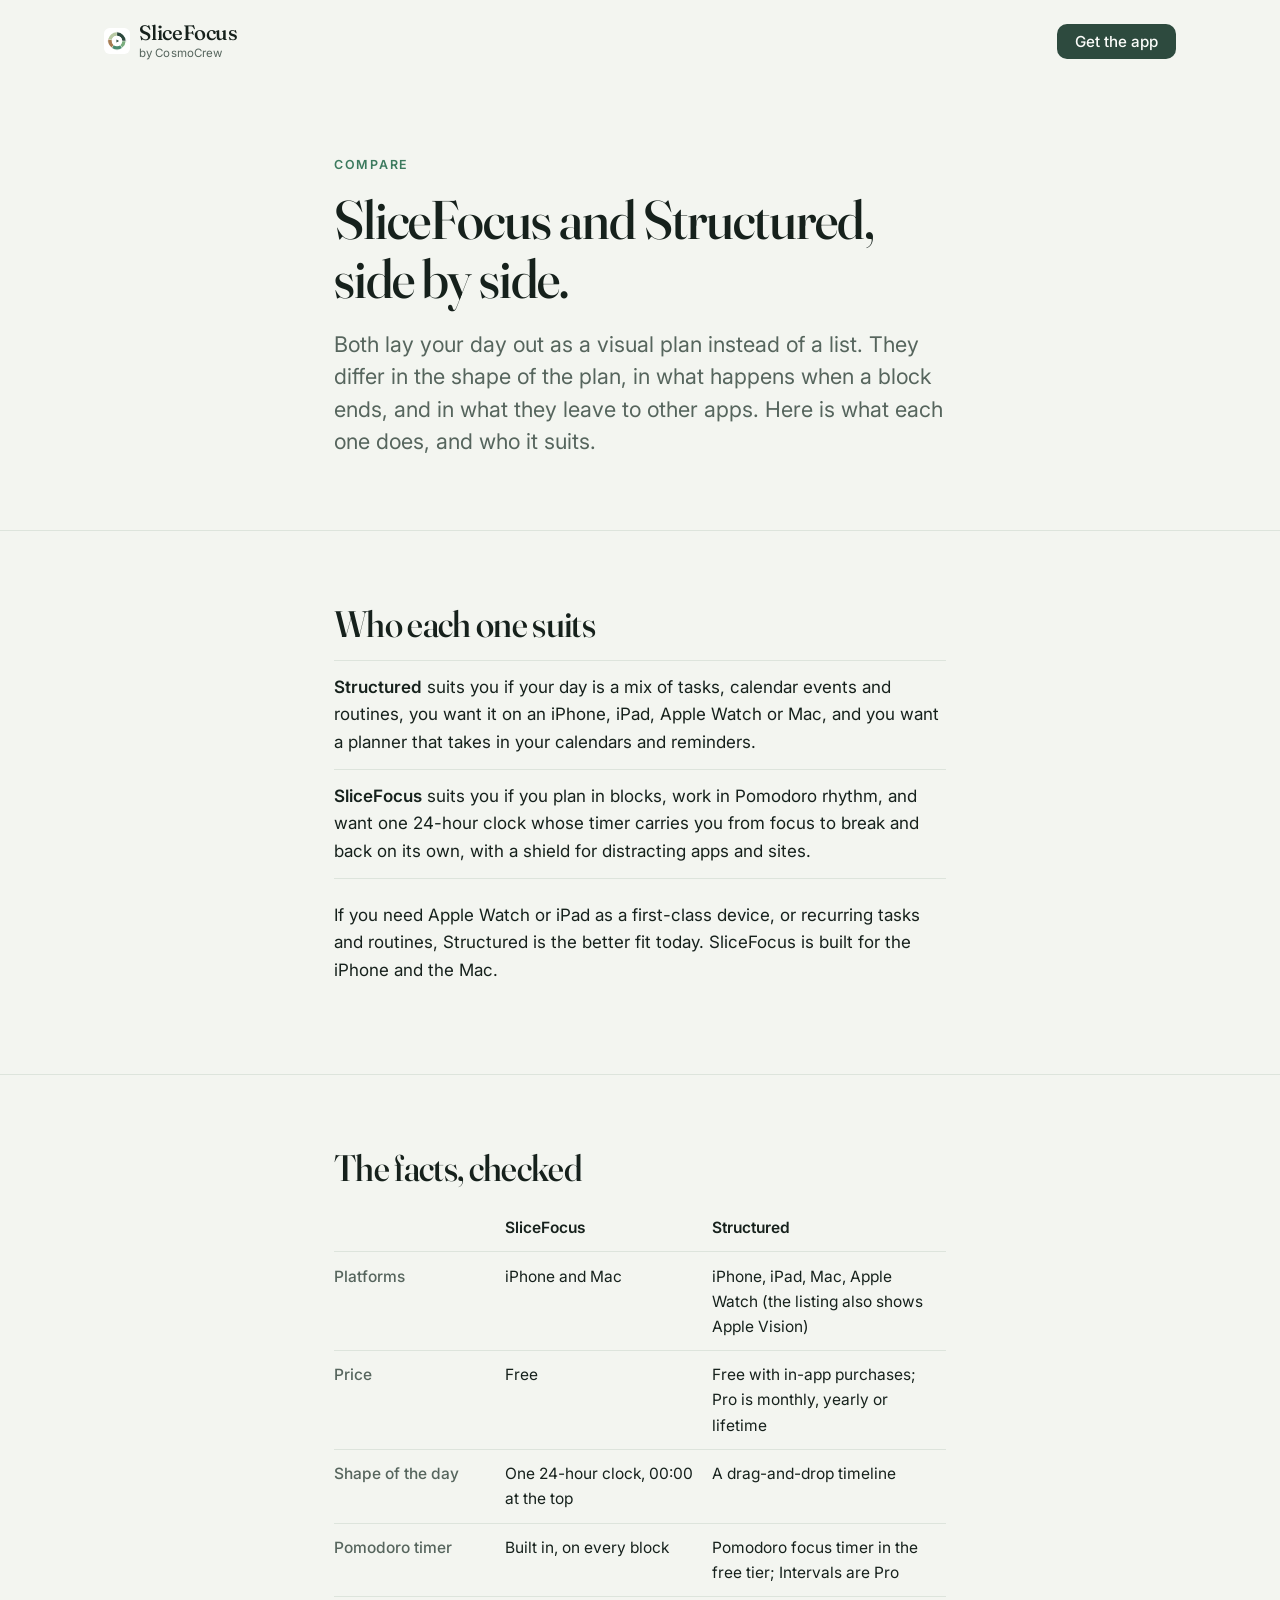
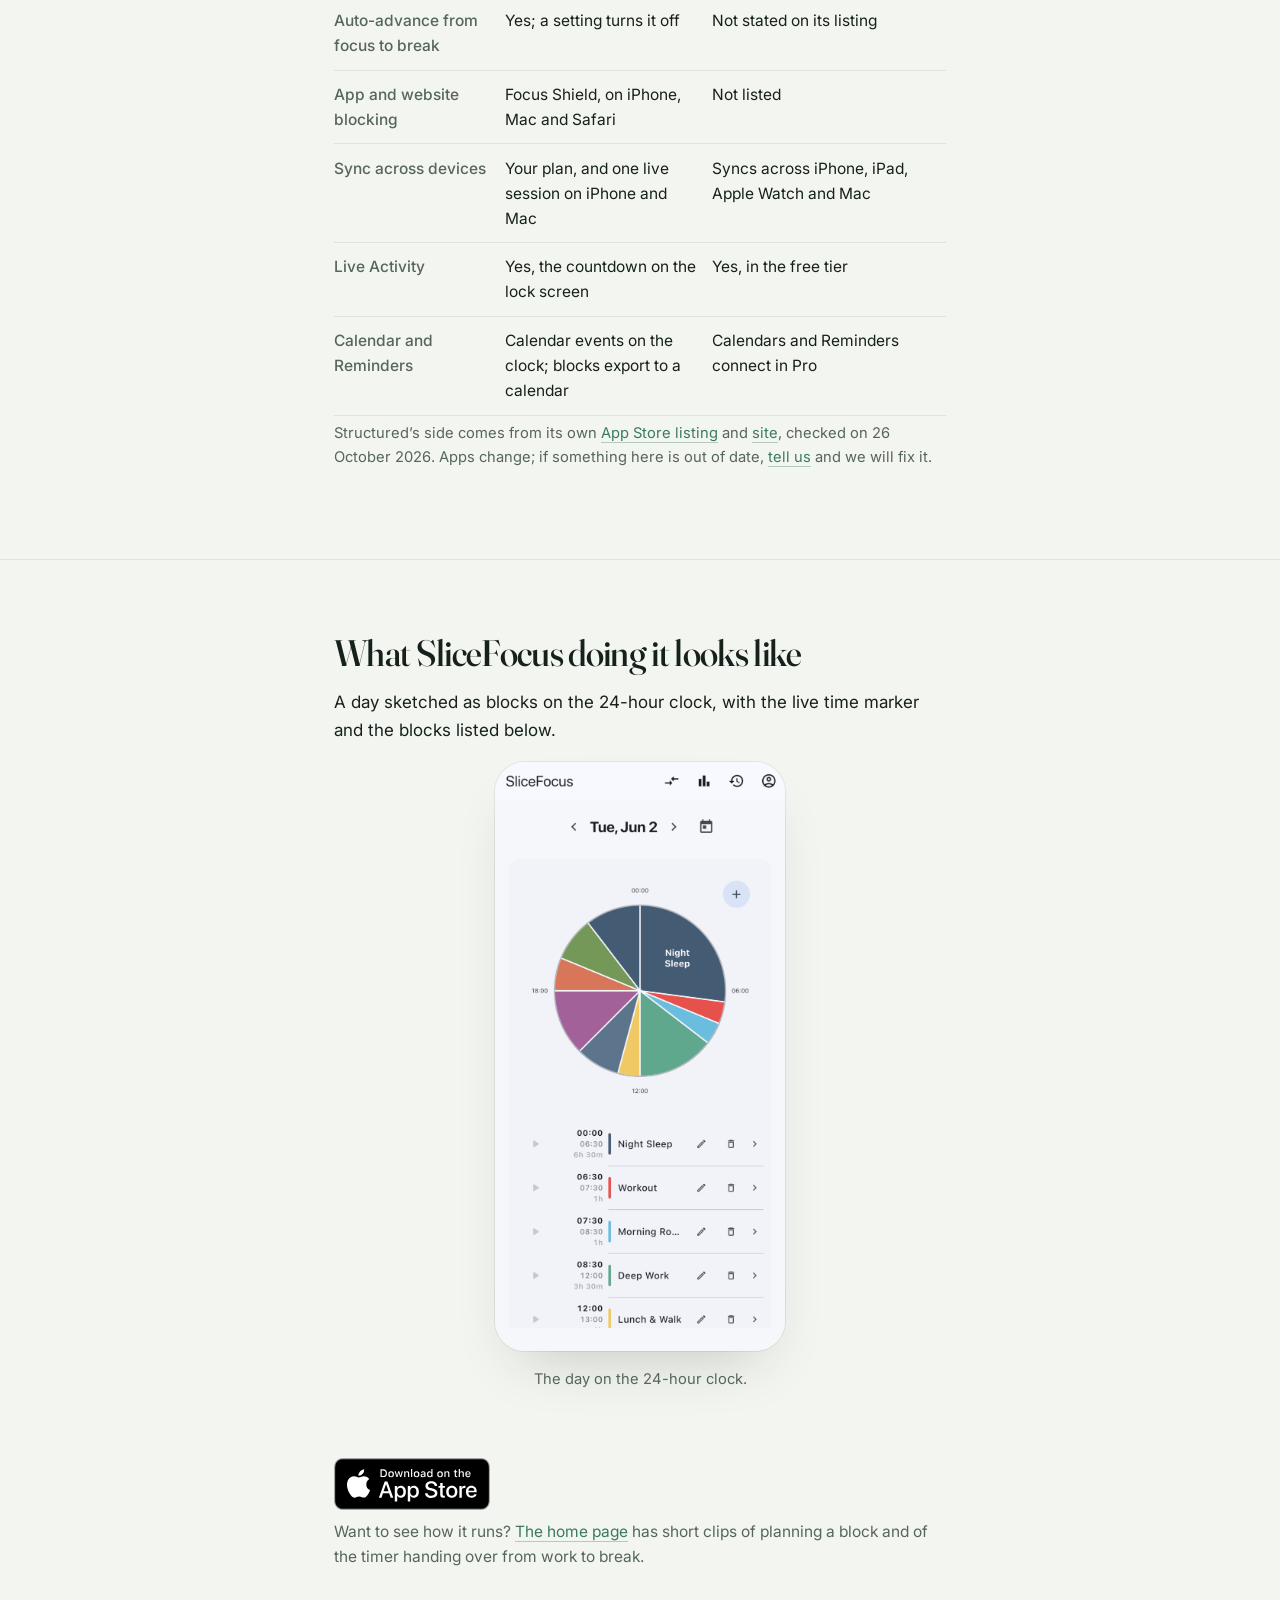
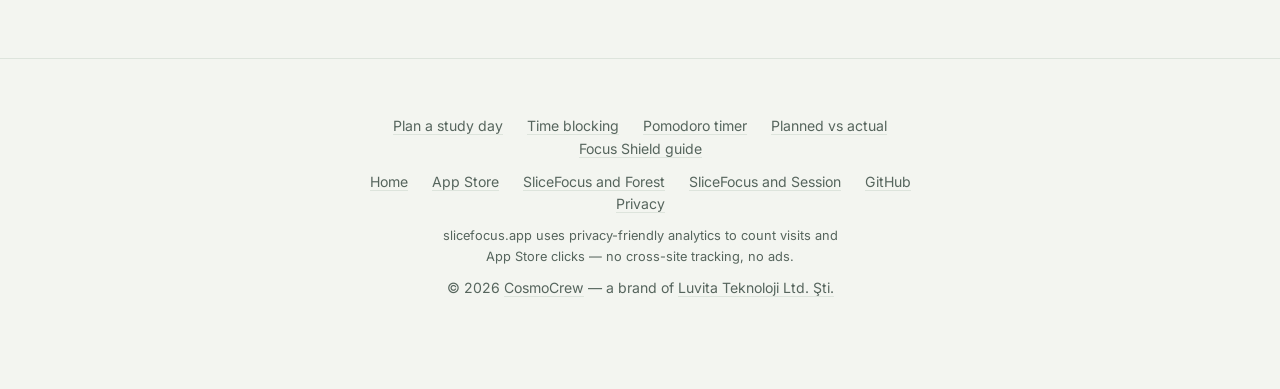
<file: vs/structured/index.html>
<!doctype html>
<html lang="en">
<head>
  <meta charset="utf-8">
  <meta name="viewport" content="width=device-width, initial-scale=1">

  <!-- Same GA4 web stream as the home page (MER-324). -->
  <script async src="https://www.googletagmanager.com/gtag/js?id=G-VBK98EW3WQ"></script>
  <script>
    window.dataLayer = window.dataLayer || [];
    function gtag(){ dataLayer.push(arguments); }
    gtag('js', new Date());
    gtag('consent', 'default', { analytics_storage: 'granted' });
    gtag('config', 'G-VBK98EW3WQ');
  </script>

  <title>SliceFocus and Structured, side by side</title>
  <meta name="description" content="Two visual day planners compared on facts you can check: platforms, price model, auto-advance, app blocking, the 24-hour view, sync and Live Activities.">
  <link rel="canonical" href="https://slicefocus.app/vs/structured/">

  <meta property="og:type" content="article">
  <meta property="og:site_name" content="SliceFocus">
  <meta property="og:title" content="SliceFocus and Structured, side by side">
  <meta property="og:description" content="Two visual day planners compared on facts you can check, and who each one suits.">
  <meta property="og:url" content="https://slicefocus.app/vs/structured/">
  <meta property="og:image" content="https://slicefocus.app/og.png">
  <meta property="og:image:width" content="1200">
  <meta property="og:image:height" content="630">
  <meta property="og:image:alt" content="SliceFocus — a day laid out on a 24-hour clock.">
  <meta name="twitter:card" content="summary_large_image">
  <meta name="twitter:title" content="SliceFocus and Structured, side by side">
  <meta name="twitter:description" content="Two visual day planners compared on facts you can check.">
  <meta name="twitter:image" content="https://slicefocus.app/og.png">

  <meta name="theme-color" content="#f3f5f0" media="(prefers-color-scheme: light)">
  <meta name="theme-color" content="#111714" media="(prefers-color-scheme: dark)">

  <link rel="icon" href="/icon.svg" type="image/svg+xml">
  <link rel="apple-touch-icon" href="/apple-touch-icon.png">

  <link rel="preconnect" href="https://fonts.googleapis.com">
  <link rel="preconnect" href="https://fonts.gstatic.com" crossorigin>
  <link rel="stylesheet"
        href="https://fonts.googleapis.com/css2?family=Fraunces:opsz,wght@9..144,400..600&family=Inter:wght@400..600&display=swap">

  <link rel="stylesheet" href="/styles.css">
</head>
<body>
  <a class="skip-link" href="#main">Skip to main content</a>
  <header class="site-header">
    <div class="shell nav">
      <a class="wordmark" href="/">
        <img src="/icon.svg" alt="" width="26" height="26">
        <span class="wordmark-text">SliceFocus <span class="maker">by CosmoCrew</span></span>
      </a>
      <a class="btn-dark" href="https://apps.apple.com/app/id6761280632" data-loc="header">Get the app</a>
    </div>
  </header>

  <main id="main" tabindex="-1" class="guide">
    <!-- Competitor facts: every one carries its source and check date in a comment beside it
         (slicefocus-web#30). Checked 2026-10-26 on Structured's App Store listing
         (https://apps.apple.com/us/app/structured-daily-planner/id1499198946) and structured.app.
         Re-check before editing any row; do not add a claim without a source. -->
    <section class="guide-intro">
      <div class="wrap">
        <p class="eyebrow">Compare</p>
        <h1>SliceFocus and Structured, side by side.</h1>
        <p class="lede">
          Both lay your day out as a visual plan instead of a list. They differ in
          the shape of the plan, in what happens when a block ends, and in what
          they leave to other apps. Here is what each one does, and who it suits.
        </p>
      </div>
    </section>

    <section class="section-divider">
      <div class="wrap">
        <h2>Who each one suits</h2>
        <ul class="vs-suits">
          <li><b>Structured</b> suits you if your day is a mix of tasks, calendar events and routines, you want it on an iPhone, iPad, Apple Watch or Mac, and you want a planner that takes in your calendars and reminders.</li>
          <li><b>SliceFocus</b> suits you if you plan in blocks, work in Pomodoro rhythm, and want one 24-hour clock whose timer carries you from focus to break and back on its own, with a shield for distracting apps and sites.</li>
        </ul>
        <p>If you need Apple Watch or iPad as a first-class device, or recurring tasks and routines, Structured is the better fit today. SliceFocus is built for the iPhone and the Mac.</p>
      </div>
    </section>

    <section class="section-divider">
      <div class="wrap">
        <h2>The facts, checked</h2>
        <table class="vs-table">
          <thead>
            <tr><th scope="col">&nbsp;</th><th scope="col">SliceFocus</th><th scope="col">Structured</th></tr>
          </thead>
          <tbody>
            <tr>
              <th scope="row">Platforms</th>
              <td data-app="SliceFocus">iPhone and Mac</td>
              <!-- Source: Structured App Store listing, header "iPhone, iPad, Mac, Apple Watch"; checked 2026-10-26. -->
              <td data-app="Structured">iPhone, iPad, Mac, Apple Watch (the listing also shows Apple Vision)</td>
            </tr>
            <tr>
              <th scope="row">Price</th>
              <td data-app="SliceFocus">Free</td>
              <!-- Source: Structured App Store listing, "Free · In-App Purchases"; Pro "monthly, annually, or as a lifetime purchase"; checked 2026-10-26. Prices vary by region, so none are quoted. -->
              <td data-app="Structured">Free with in-app purchases; Pro is monthly, yearly or lifetime</td>
            </tr>
            <tr>
              <th scope="row">Shape of the day</th>
              <td data-app="SliceFocus">One 24-hour clock, 00:00 at the top</td>
              <!-- Source: Structured App Store listing ("drag-and-drop timeline") and structured.app ("single visual timeline"); checked 2026-10-26. Neither says 24-hour or circular. -->
              <td data-app="Structured">A drag-and-drop timeline</td>
            </tr>
            <tr>
              <th scope="row">Pomodoro timer</th>
              <td data-app="SliceFocus">Built in, on every block</td>
              <!-- Source: Structured App Store listing, free tier "Pomodoro focus timer"; release notes place Intervals (focus/break blocks) in Pro; checked 2026-10-26. -->
              <td data-app="Structured">Pomodoro focus timer in the free tier; Intervals are Pro</td>
            </tr>
            <tr>
              <th scope="row">Auto-advance from focus to break</th>
              <td data-app="SliceFocus">Yes; a setting turns it off</td>
              <!-- Source: not stated on Structured's App Store listing or site; checked 2026-10-26. We make no claim either way. -->
              <td data-app="Structured">Not stated on its listing</td>
            </tr>
            <tr>
              <th scope="row">App and website blocking</th>
              <td data-app="SliceFocus">Focus Shield, on iPhone, Mac and Safari</td>
              <!-- Source: Structured App Store listing does not mention blocking; checked 2026-10-26. -->
              <td data-app="Structured">Not listed</td>
            </tr>
            <tr>
              <th scope="row">Sync across devices</th>
              <td data-app="SliceFocus">Your plan, and one live session on iPhone and Mac</td>
              <!-- Source: Structured App Store listing, "Syncs across iPhone, iPad, Apple Watch, and Mac"; checked 2026-10-26. -->
              <td data-app="Structured">Syncs across iPhone, iPad, Apple Watch and Mac</td>
            </tr>
            <tr>
              <th scope="row">Live Activity</th>
              <td data-app="SliceFocus">Yes, the countdown on the lock screen</td>
              <!-- Source: Structured App Store listing, free tier "Live Activities"; checked 2026-10-26. -->
              <td data-app="Structured">Yes, in the free tier</td>
            </tr>
            <tr>
              <th scope="row">Calendar and Reminders</th>
              <td data-app="SliceFocus">Calendar events on the clock; blocks export to a calendar</td>
              <!-- Source: Structured App Store listing, Pro "Connect your calendars and Reminders"; checked 2026-10-26. -->
              <td data-app="Structured">Calendars and Reminders connect in Pro</td>
            </tr>
          </tbody>
        </table>
        <p class="vs-sources">Structured’s side comes from its own <a href="https://apps.apple.com/us/app/structured-daily-planner/id1499198946" rel="noopener">App Store listing</a> and <a href="https://structured.app" rel="noopener">site</a>, checked on 26 October 2026. Apps change; if something here is out of date, <a href="mailto:contact@cosmocrew.dev?subject=Comparison%20correction">tell us</a> and we will fix it.</p>
      </div>
    </section>

    <section class="section-divider">
      <div class="wrap">
        <h2>What SliceFocus doing it looks like</h2>
        <p>A day sketched as blocks on the 24-hour clock, with the live time marker and the blocks listed below.</p>
        <figure class="shot">
          <img src="/screen-day.png" width="760" height="1543" loading="lazy"
               alt="SliceFocus showing a day planned on its 24-hour clock, with a live time marker and the day's time blocks listed below the clock.">
          <figcaption>The day on the 24-hour clock.</figcaption>
        </figure>
        <a class="appstore" href="https://apps.apple.com/app/id6761280632" data-loc="vs-body" aria-label="Download SliceFocus on the App Store">
          <img src="/download-on-the-app-store.svg" alt="Download on the App Store" width="156" height="52">
        </a>
        <p class="guide-note">Want to see how it runs? <a href="/">The home page</a> has short clips of planning a block and of the timer handing over from work to break.</p>
      </div>
    </section>
  </main>

  <footer class="site-footer">
    <div class="wrap">
      <p class="links">
        <a href="/study-day/">Plan a study day</a>
        <a href="/time-blocking/">Time blocking</a>
        <a href="/pomodoro/">Pomodoro timer</a>
        <a href="/planned-vs-actual/">Planned vs actual</a>
        <a href="/focus-shield/">Focus Shield guide</a>
      </p>
      <p class="links">
        <a href="/">Home</a>
        <a href="https://apps.apple.com/app/id6761280632" data-loc="footer">App Store</a>
        <a href="/vs/forest/">SliceFocus and Forest</a>
        <a href="/vs/session/">SliceFocus and Session</a>
        <a href="https://github.com/AnunnakiCosmoCrew">GitHub</a>
        <a href="https://anunnakicosmocrew.github.io/slicefocus-docs/legal/privacy-policy">Privacy</a>
      </p>
      <p class="fineprint">slicefocus.app uses privacy-friendly analytics to count visits and App&nbsp;Store clicks — no cross-site tracking, no ads.</p>
      <p>© 2026 <a href="https://cosmocrew.dev/">CosmoCrew</a> — a brand of <a href="https://luvita.tr/">Luvita&nbsp;Teknoloji&nbsp;Ltd.&nbsp;Şti.</a></p>
    </div>
  </footer>

  <!-- App Store funnel telemetry (MER-324, ADR-044). Here the campaign token is fixed to this
       page (vs_structured), whatever ?utm_source says, so App Store Connect splits downloads
       by comparison page. -->
  <script>
    (function () {
      // Only our own listing: the comparison pages also link Forest's and Structured's.
      var OURS = 'a[href*="apps.apple.com"][href*="id6761280632"]';
      // Apple's provider token for our developer account. App Store Connect counts a
      // campaign only when the link carries both pt and ct (App Store Connect Help,
      // "Campaign links"); mt=8 is the media type Apple's own campaign links use.
      var PT = '128684421';
      var ct = 'vs_structured';
      document.querySelectorAll(OURS).forEach(function (a) {
        try {
          var u = new URL(a.href);
          u.searchParams.set('pt', PT);
          u.searchParams.set('ct', ct);
          u.searchParams.set('mt', '8');
          a.href = u.toString();
        }
        catch (e) { /* leave href untouched if it can't be parsed */ }
      });
      document.addEventListener('click', function (e) {
        var a = e.target.closest && e.target.closest(OURS);
        if (!a || typeof gtag !== 'function') return;
        gtag('event', 'app_store_click', {
          link_location: a.getAttribute('data-loc') || 'unknown',
          campaign: ct,
          transport_type: 'beacon'
        });
      });
    })();
  </script>
</body>
</html>
</file>
<file: styles.css>
/* SliceFocus — landing page.
   Visual language: ADR-042 "minimal & sincere". Sage-white canvas, forest greens
   from the app icon, large literary serif headlines (Fraunces), a clean humanist
   sans (Inter), generous whitespace, a deep forest pill CTA. The product is the hero; saturation lives in the
   real app screenshots, not the page chrome. */

:root {
  --bg:        #f3f5f0;  /* soft sage-white canvas */
  --surface:   #fbfcfa;  /* lifted paper — screenshot frames */
  --fg:        #16211c;  /* green-black */
  --muted:     #56655d;  /* moss grey, secondary text */
  --faint:     #63706a;  /* moss grey, tertiary text */
  --accent:    #3c7a5e;  /* forest green (icon) */
  --accent-ink:#2d4a3e;  /* deep forest for hover (icon) */
  --line:      #dde4dc;  /* sage hairline rules / borders */
  --btn:       #2d4a3e;  /* deep forest pill button */
  --btn-fg:    #fbfcfa;
  --btn-hover: #233b31;
  --shadow: 0 28px 60px -28px rgba(25, 45, 35, 0.25);

  --serif: "Fraunces", "Iowan Old Style", "Palatino Linotype", Georgia, ui-serif, serif;
  --sans: "Inter", -apple-system, BlinkMacSystemFont, "Segoe UI", Roboto, "Helvetica Neue", Arial, sans-serif;
}

@media (prefers-color-scheme: dark) {
  :root {
    --bg:        #111714;
    --surface:   #19211d;
    --fg:        #e5ece7;
    --muted:     #a2afa7;
    --faint:     #86948c;
    --accent:    #8dbf91;
    --accent-ink:#aed3b0;
    --line:      #2a3530;
    --btn:       #e5ece7;
    --btn-fg:    #111714;
    --btn-hover: #ffffff;
    --shadow: 0 28px 60px -28px rgba(0, 0, 0, 0.6);
  }
}

* { box-sizing: border-box; }
html { -webkit-text-size-adjust: 100%; }

body {
  margin: 0;
  background: var(--bg);
  color: var(--fg);
  font-family: var(--sans);
  font-size: 1.0625rem;        /* ~17px */
  line-height: 1.62;
  -webkit-font-smoothing: antialiased;
  text-rendering: optimizeLegibility;
}

/* ---- Containers: a wide shell for the nav, a narrow column for reading ---- */
.shell { width: 100%; max-width: 1120px; margin: 0 auto; padding: 0 24px; }
.wrap  { width: 100%; max-width: 660px;  margin: 0 auto; padding: 0 24px; }

/* ---- Typography ---- */
h1, h2, h3 {
  font-family: var(--serif);
  font-weight: 500;
  color: var(--fg);
  line-height: 1.08;
  letter-spacing: -0.018em;
  font-variation-settings: "opsz" 144, "SOFT" 0, "WONK" 0;
}
h1 { font-size: clamp(2.7rem, 7vw, 4.1rem); margin: 0 0 0.36em; }
h2 { font-size: clamp(1.7rem, 4.2vw, 2.3rem); margin: 0 0 0.6rem; line-height: 1.12; }

p { margin: 0 0 1.1rem; }


/* ---- Keyboard access (WCAG 2.4.1, 2.4.7, 2.4.11; ADR 0011 §5.3) ----
   One visible focus ring for everything that takes focus, in the accent colour
   (4.6:1 on the light canvas, 8.6:1 on the dark one, so above the 3:1 minimum for
   UI indicators). Colours are the current page tokens; swap to the vendored
   cosmocrew-web token CSS when it ships. */
:focus-visible { outline: 2px solid var(--accent); outline-offset: 3px; }
.btn-dark:focus-visible { outline-offset: 4px; }

/* Skip link: first focusable element, off-screen until focused. */
.skip-link {
  position: absolute;
  left: 16px;
  top: 8px;
  z-index: 100;
  padding: 10px 16px;
  border: 0;
  border-radius: 999px;
  background: var(--btn);
  color: var(--btn-fg);
  font-weight: 600;
  text-decoration: none;
  transform: translateY(-200%);
}
.skip-link:focus { transform: none; }
.skip-link:hover { color: var(--btn-fg); border: 0; }

/* The target of the skip link takes focus without a ring around the whole page. */
main:focus { outline: none; }

a {
  color: var(--accent);
  text-decoration: none;
  border-bottom: 1px solid var(--line);  /* fallback for browsers without color-mix() */
  border-bottom: 1px solid color-mix(in srgb, var(--accent) 35%, transparent);
}
a:hover { color: var(--accent-ink); border-bottom-color: var(--accent-ink); }

.lede {
  font-size: clamp(1.15rem, 2.4vw, 1.35rem);
  line-height: 1.5;
  color: var(--muted);
  max-width: 36ch;
  margin: 0 auto;
}

.eyebrow {
  font-size: 0.78rem;
  font-weight: 600;
  letter-spacing: 0.14em;
  text-transform: uppercase;
  color: var(--accent);
  margin: 0 0 1rem;
}

/* ---- Dark pill button (primary CTA) ---- */
.btn-dark {
  display: inline-flex;
  align-items: center;
  gap: 8px;
  background: var(--btn);
  color: var(--btn-fg);
  font-family: var(--sans);
  font-size: 0.95rem;
  font-weight: 500;
  line-height: 1;
  padding: 10px 18px;
  border: 0;
  border-radius: 10px;
  white-space: nowrap;
  transition: background 0.15s ease, transform 0.15s ease;
}
.btn-dark:hover { background: var(--btn-hover); color: var(--btn-fg); border: 0; transform: translateY(-1px); }

/* ---- Header / nav ---- */
.site-header { padding: 22px 0; }
.nav { display: flex; align-items: center; justify-content: space-between; gap: 16px; }
.wordmark {
  display: inline-flex;
  align-items: center;
  gap: 9px;
  font-family: var(--serif);
  font-weight: 500;
  font-size: 1.3rem;
  letter-spacing: -0.01em;
  color: var(--fg);
  border: 0;
  font-variation-settings: "opsz" 40, "SOFT" 0, "WONK" 0;
}
.wordmark img { display: block; }
/* Maker line: a small, constant "by CosmoCrew" under the name. A signature, not
   a second logo, so it is body sans in the muted text colour. */
.wordmark-text { display: block; line-height: 1.1; }
.wordmark .maker {
  display: block;
  margin-top: 2px;
  font-family: var(--sans);
  font-size: 0.72rem;
  font-weight: 400;
  line-height: 1.2;
  letter-spacing: 0.01em;
  color: var(--muted);
  font-variation-settings: normal;
}

/* ---- Hero ---- */
.hero { text-align: center; padding: clamp(56px, 10vw, 108px) 0 clamp(44px, 8vw, 80px); }

/* Hero: the Mac app at 16:10 (hero-poster, then the hero loop), at every width
   since slicefocus-web#37 (phones showed a portrait still before). Wider than
   the reading column on desktop so its UI text reads at full size; 16 px
   gutters on a phone. The files carry only the app's pixels; the page draws the
   frame (rounded corners, the soft shadow, a hairline) on its own cream, so both
   themes frame it with their own tokens and no baked-in background can drift
   from --bg after compression. */
.hero-media {
  --hero-w: min(1100px, 100vw - 32px);
  position: relative;
  width: var(--hero-w);
  margin: clamp(40px, 6vw, 60px) 0 0 calc(50% - var(--hero-w) / 2);
  aspect-ratio: 16 / 10;
  border-radius: 14px;
  overflow: hidden;
  background: var(--surface);
  box-shadow: var(--shadow);  /* fallback for browsers without color-mix() */
  box-shadow: var(--shadow), 0 0 0 1px color-mix(in srgb, var(--fg) 8%, transparent);
}
.hero-media img { display: block; width: 100%; height: 100%; object-fit: cover; }
@media (min-width: 760px) {
  .hero-media { --hero-w: min(1100px, 100vw - 64px); }
}

/* The tour sits over the poster and fades in once it has actually played, so a
   missing or blocked clip leaves the poster. It plays once and rests on its last
   frame (#54). */
.hero-video {
  display: block;
  position: absolute;
  inset: 0;
  width: 100%;
  height: 100%;
  object-fit: cover;
  opacity: 0;
  transition: opacity 0.5s ease;
}
.hero-media.is-playing .hero-video { opacity: 1; }

/* Pause/play/replay (WCAG 2.2.2): a quiet paper disc, clay ring on hover and focus. */
.media-toggle {
  position: absolute;
  right: 16px;
  bottom: 16px;
  display: grid;
  place-items: center;
  width: 40px;
  height: 40px;
  padding: 0;
  border: 1px solid var(--line);
  border-radius: 50%;
  background: var(--surface);
  color: var(--fg);
  cursor: pointer;
  transition: border-color 0.15s;
}
.media-toggle[hidden] { display: none; }
.media-toggle:hover { border-color: var(--accent); }
.media-toggle .icon-replay,
.media-toggle[data-state="playing"] .icon-play,
.media-toggle[data-state="paused"] .icon-pause { display: none; }
.media-toggle[data-state="ended"] .icon-play,
.media-toggle[data-state="ended"] .icon-pause { display: none; }
.media-toggle[data-state="ended"] .icon-replay { display: block; }

/* A quiet line under the headline so time-blocking / Pomodoro users can
   self-identify before the lede. */
.hero-audience {
  font-size: clamp(0.95rem, 2vw, 1.08rem);
  color: var(--muted);
  max-width: 42ch;
  margin: 0 auto 0.9rem;
}

/* ---- App Store badge (official Apple artwork) ---- */
.appstore {
  display: inline-flex;
  margin-top: clamp(30px, 5vw, 42px);
  border: 0;
  border-radius: 9px;
  transition: opacity 0.15s ease, transform 0.15s ease;
}
.appstore:hover { opacity: 0.85; transform: translateY(-1px); }
.appstore img { display: block; height: 52px; width: auto; }

/* Quiet platform note under the badge — the app is universal (iPhone + Mac). */
.hero-platforms {
  margin: 0.85rem auto 0;
  font-size: 0.9rem;
  color: var(--faint);
}

/* ---- Section rhythm ---- */
section { padding: clamp(48px, 8vw, 88px) 0; }
.section-divider { border-top: 1px solid var(--line); }

/* How it works + science intros read centered and airy. */
.how, .science { text-align: center; }
.how p { max-width: 48ch; margin-left: auto; margin-right: auto; color: var(--fg); }
.science > .wrap > p { max-width: 48ch; margin-left: auto; margin-right: auto; }

/* ---- Secondary product shot (focus timer in "How it works") ---- */
.shot { width: min(290px, 68vw); margin: clamp(30px, 5vw, 46px) auto 0; }
.shot img,
.shot video {
  display: block;
  width: 100%;
  height: auto;
  border-radius: 30px;
  background: var(--surface);
  box-shadow: var(--shadow);  /* fallback for browsers without color-mix() */
  box-shadow: var(--shadow), 0 0 0 1px color-mix(in srgb, var(--fg) 8%, transparent);
}
.shot figcaption {
  margin: 1.1rem auto 0;
  max-width: 38ch;
  font-size: 0.92rem;
  color: var(--muted);
  line-height: 1.5;
}

/* ---- Features: three open beats + one secondary list ---- */
.features { text-align: center; }
.beats {
  max-width: 600px;
  margin: clamp(28px, 5vw, 46px) auto 0;
  text-align: left;
}
.beat {
  border-top: 1px solid var(--line);
  padding: clamp(22px, 4vw, 34px) 2px clamp(26px, 5vw, 40px);
}
.beat h3 {
  margin: 0 0 0.6rem;
  font-family: var(--serif);
  font-weight: 500;
  font-size: clamp(1.25rem, 2.8vw, 1.55rem);
  line-height: 1.2;
  letter-spacing: -0.012em;
  color: var(--fg);
}
.beat p { color: var(--muted); margin: 0 0 0.5rem; }
.beat .shot { margin-top: clamp(18px, 4vw, 28px); }

.also {
  max-width: 600px;
  margin: 0 auto;
  padding: clamp(22px, 4vw, 34px) 2px 0;
  border-top: 1px solid var(--line);
  text-align: left;
}
.also-title {
  margin: 0 0 0.9rem;
  font-family: var(--sans);
  font-weight: 600;
  font-size: 0.8rem;
  letter-spacing: 0.08em;
  text-transform: uppercase;
  color: var(--faint);
}
.also-list {
  list-style: none;
  margin: 0;
  padding: 0;
  display: grid;
  gap: 0.55rem;
  font-size: 0.97rem;
  color: var(--muted);
}
.also-list strong { font-weight: 600; color: var(--fg); }

/* Wide, thin menu-bar strip — shadow + rounded corners are baked into the PNG,
   so no CSS frame here. Spans the body, capped so it doesn't get oversized. */
.menubar-shot {
  width: 100%;
  max-width: 600px;
  margin: clamp(18px, 4vw, 28px) auto 0;
  text-align: center;
}
.menubar-shot img { display: block; width: 100%; height: auto; }
.menubar-shot figcaption {
  margin: 1rem auto 0;
  max-width: 38ch;
  font-size: 0.92rem;
  color: var(--muted);
  line-height: 1.5;
}
/* ---- Science claims ---- */
.science .claims {
  list-style: none;
  max-width: 560px;
  margin: 1.7rem auto 0;
  padding: 0;
  text-align: left;
}
.science .claims li {
  padding: 1.2rem 0;
  border-top: 1px solid var(--line);
}
.science .claims li:last-child { border-bottom: 1px solid var(--line); }
.science .claim { margin: 0 0 0.3rem; font-size: 1.08rem; }
.science .cite { margin: 0; font-size: 0.9rem; color: var(--muted); }
.science .cite a { font-size: inherit; }
.science-note { margin-top: 1.7rem; font-size: 0.92rem; color: var(--faint); }

/* ---- Early days (honest signals: indie dev, no subscription, feedback) ---- */
.early { text-align: center; }
/* Only the unclassed description paragraph; keeps the faint note its own colour. */
.early p:not([class]) { max-width: 48ch; margin-left: auto; margin-right: auto; }
.early-actions {
  display: flex;
  flex-wrap: wrap;
  gap: 14px 22px;
  align-items: center;
  justify-content: center;
  margin-top: 1.6rem;
}

/* ---- Footer ---- */
.site-footer {
  text-align: center;
  padding: 56px 0 72px;
  border-top: 1px solid var(--line);
  color: var(--muted);
  font-size: 0.88rem;
}
.site-footer a { color: var(--muted); border-bottom-color: var(--line); }
.site-footer a:hover { color: var(--fg); }
.site-footer .links { margin-bottom: 0.6rem; }
.site-footer .links a { margin: 0 10px; white-space: nowrap; }   /* a label never splits across lines */
.site-footer .fineprint { margin: 0 auto 0.6rem; max-width: 52ch; font-size: 0.8rem; }

@media (prefers-reduced-motion: reduce) {
  * { transition: none !important; }
  /* The hero loop and the feature clips are also held back in script (index.html):
     no autoplay, the poster and the pause/play button stay. A click on play or on a
     clip's native controls still plays it. */
  /* Don't shift interactive elements on hover for reduced-motion users. */
  .btn-dark:hover,
  .appstore:hover { transform: none; }
}

/* ---- Focus Shield guide (/focus-shield/) ----
   Task-oriented cards, one per device (Carroll's minimalism): the step list is
   the content, a short "how it works" line above it, recovery lines below.
   Same reading column and tokens as the home page; headings left-aligned
   because this is a page to act on, not a showcase. */
.guide h1 { font-size: clamp(2.3rem, 6vw, 3.4rem); }
.guide h2 { margin-bottom: 1rem; }
.guide section { padding: clamp(40px, 7vw, 72px) 0; }
.guide-intro { padding-bottom: clamp(24px, 5vw, 48px); }
.guide-intro .lede { margin: 0; max-width: none; }

.device-nav {
  display: flex;
  flex-wrap: wrap;
  gap: 8px;
  margin: 1.4rem 0 0.4rem;
}
.device-nav a {
  border: 1px solid var(--line);
  border-radius: 999px;
  padding: 6px 14px;
  font-size: 0.9rem;
  color: var(--fg);
  background: var(--surface);
  transition: border-color 0.15s;
}
.device-nav a:hover { border-color: var(--accent); color: var(--fg); }

.device {
  padding: clamp(14px, 3vw, 22px) 0 clamp(10px, 2vw, 18px);
  scroll-margin-top: 24px;
}
.device[hidden] { display: none; }
.device-how { color: var(--muted); margin-bottom: 1rem; }
.device-how .soon {
  display: inline-block;
  margin-left: 4px;
  padding: 1px 9px;
  border: 1px solid var(--line);
  border-radius: 999px;
  font-size: 0.8rem;
  color: var(--faint);
  white-space: nowrap;
}

.steps {
  margin: 0 0 1.2rem;
  padding: 0;
  list-style: none;
  counter-reset: step;
}
.steps li {
  position: relative;
  padding: 0.55rem 0 0.55rem 2.4rem;
  counter-increment: step;
}
.steps li::before {
  content: counter(step);
  position: absolute;
  left: 0;
  top: 0.62rem;
  width: 1.6rem;
  height: 1.6rem;
  border-radius: 50%;
  display: grid;
  place-items: center;
  font-size: 0.82rem;
  font-weight: 600;
  color: var(--accent);
  background: var(--surface);
  border: 1px solid var(--line);
}
.steps b, .recovery b { font-weight: 600; color: var(--fg); }

.recovery {
  border-left: 2px solid var(--accent);
  padding: 0.1rem 0 0.1rem 1rem;
  margin: 0 0 1.4rem;
  font-size: 0.95rem;
  color: var(--muted);
}
.recovery p { margin: 0 0 0.7rem; }
.recovery p:last-child { margin-bottom: 0; }

.limits {
  margin: 0;
  padding: 0;
  list-style: none;
}
.limits li {
  padding: 0.8rem 0;
  border-top: 1px solid var(--line);
  color: var(--muted);
}
.limits li:last-child { border-bottom: 1px solid var(--line); }

.beat-more { margin-top: 0.4rem; }
.beat-more a { font-weight: 500; }
.steps a b, .recovery a b { color: inherit; }   /* a bold label inside a link keeps the link colour */
/* Guide figures: system UI reads at near its real size, so these are wider than
   the phone shots, with a quieter corner radius. */
.guide .shot { margin: 0.4rem auto 1.6rem; }
.guide .shot-wide { width: min(560px, 100%); }
.guide .shot-wide img { border-radius: 14px; }
.guide .shot-popup { width: min(300px, 80vw); }
.guide .shot-popup img { border-radius: 12px; }
.guide .shot figcaption { text-align: center; }
/* The shield window capture carries its own shadow and transparent corners
   (like the menu bar strip), so no page frame round it. */
.guide .shot-bare { width: min(456px, 100%); }
.guide .shot-bare img { border-radius: 0; background: transparent; box-shadow: none; }
.guide-note { color: var(--muted); font-size: 0.97rem; }
.device-nav a[aria-current="true"] { border-color: var(--accent); background: var(--accent); color: var(--btn-fg); }
/* The current item is filled with the accent, so its focus ring uses the text colour. */
.device-nav a[aria-current="true"]:focus-visible { outline-color: var(--fg); }

/* ---- Moment pages (/study-day/, /time-blocking/, /pomodoro/, /planned-vs-actual/) ----
   The guide layout above, one page per moment of need. Each closes on the site's
   closing line, with the App Store badge under it. */
.guide-close p { margin: 0; text-wrap: balance; }
.guide-close .appstore { margin-top: 1.2rem; }

/* ---- Comparison pages (/vs/): who each app suits, then a table of checkable facts ---- */
.vs-suits { margin: 0 0 1.4rem; padding: 0; list-style: none; }
.vs-suits li { padding: 0.8rem 0; border-top: 1px solid var(--line); }
.vs-suits li:last-child { border-bottom: 1px solid var(--line); }
.vs-suits b { font-weight: 600; color: var(--fg); }
.vs-table { width: 100%; border-collapse: collapse; font-size: 0.97rem; margin: 0.6rem 0 0.4rem; }
.vs-table th, .vs-table td { text-align: left; vertical-align: top; padding: 0.7rem 0.8rem 0.7rem 0; border-top: 1px solid var(--line); }
.vs-table thead th { border-top: 0; font-weight: 600; color: var(--fg); }
.vs-table tbody th { font-weight: 500; color: var(--muted); width: 28%; }
.vs-table td { color: var(--fg); }
.vs-table tbody tr:last-child > * { border-bottom: 1px solid var(--line); }
.vs-sources { color: var(--muted); font-size: 0.92rem; }
@media (max-width: 560px) {
  .vs-table, .vs-table tbody, .vs-table tr, .vs-table th, .vs-table td { display: block; }
  .vs-table thead { position: absolute; left: -9999px; }
  .vs-table tr { padding: 0.7rem 0; border-top: 1px solid var(--line); }
  .vs-table th, .vs-table td, .vs-table tbody th { border: 0; padding: 0 0 0.3rem; width: auto; }
  .vs-table td[data-app]::before { content: attr(data-app) ": "; color: var(--muted); }
}
</file>
